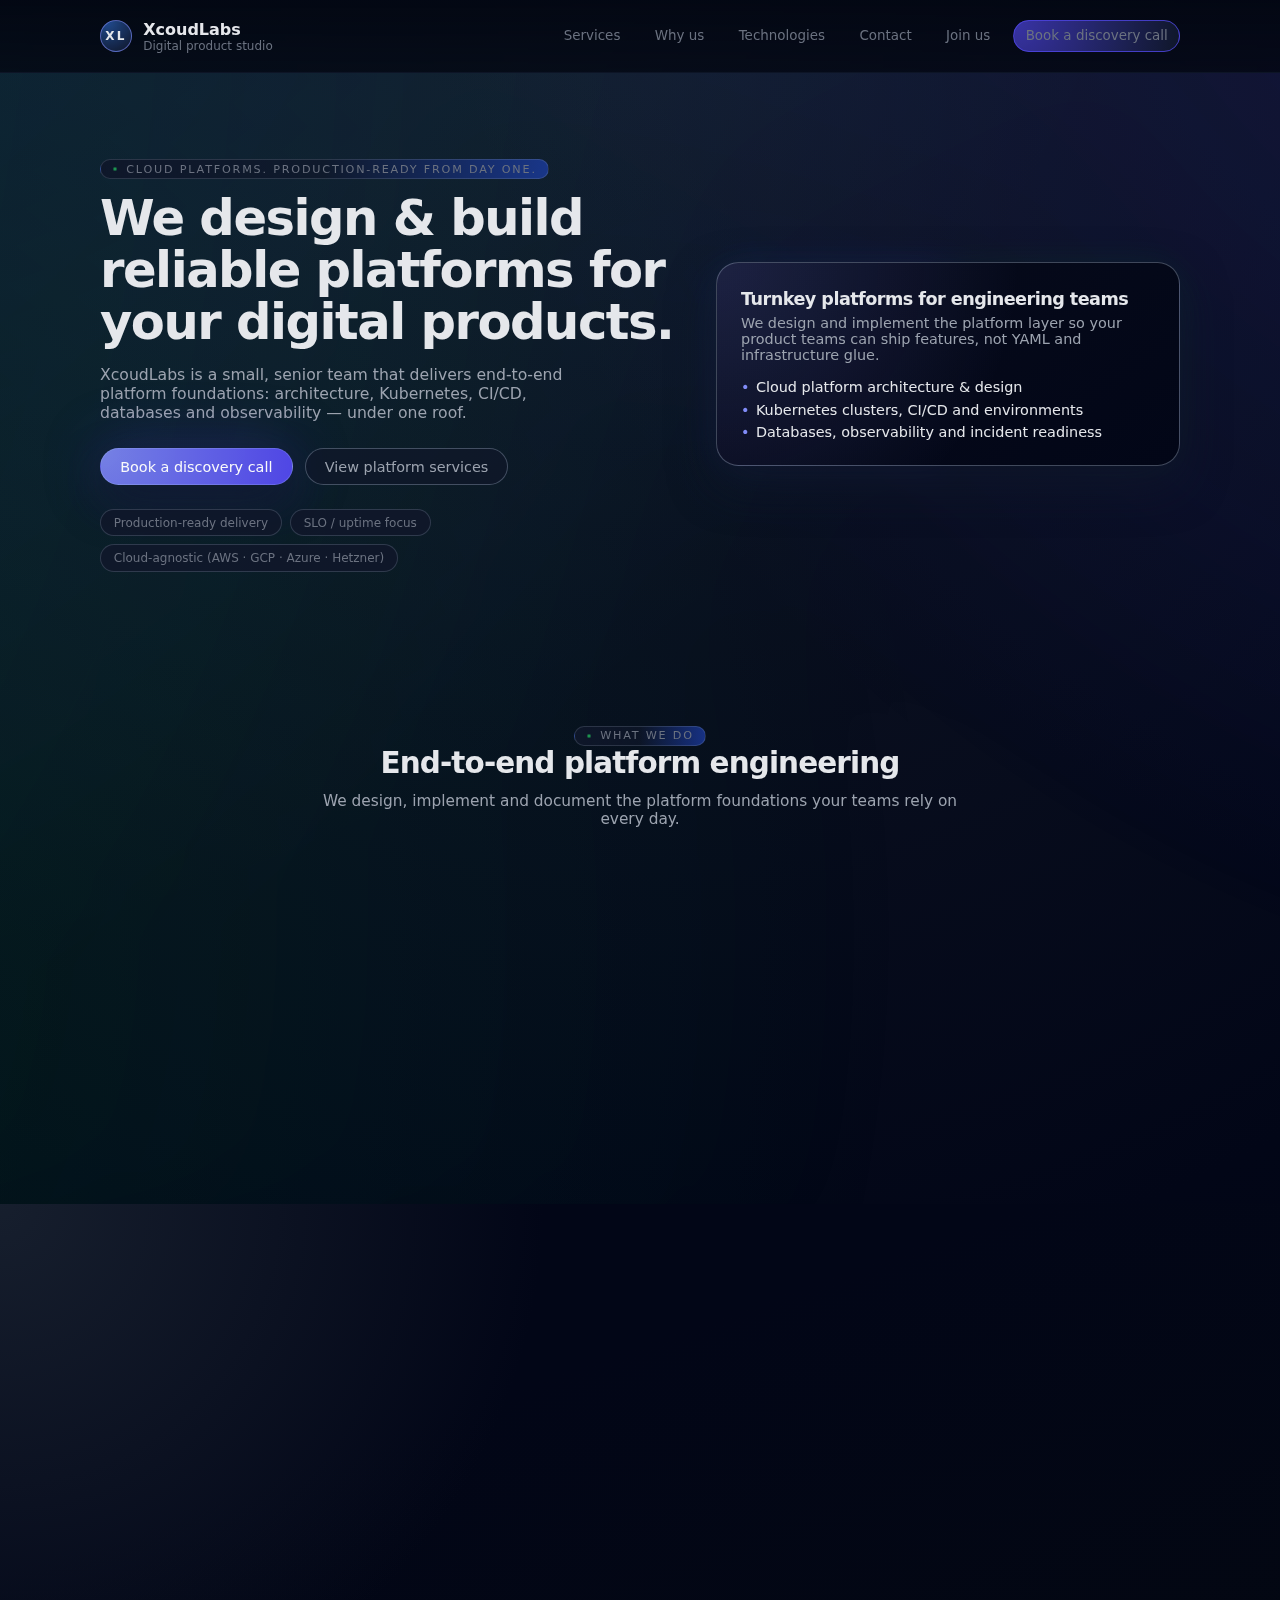
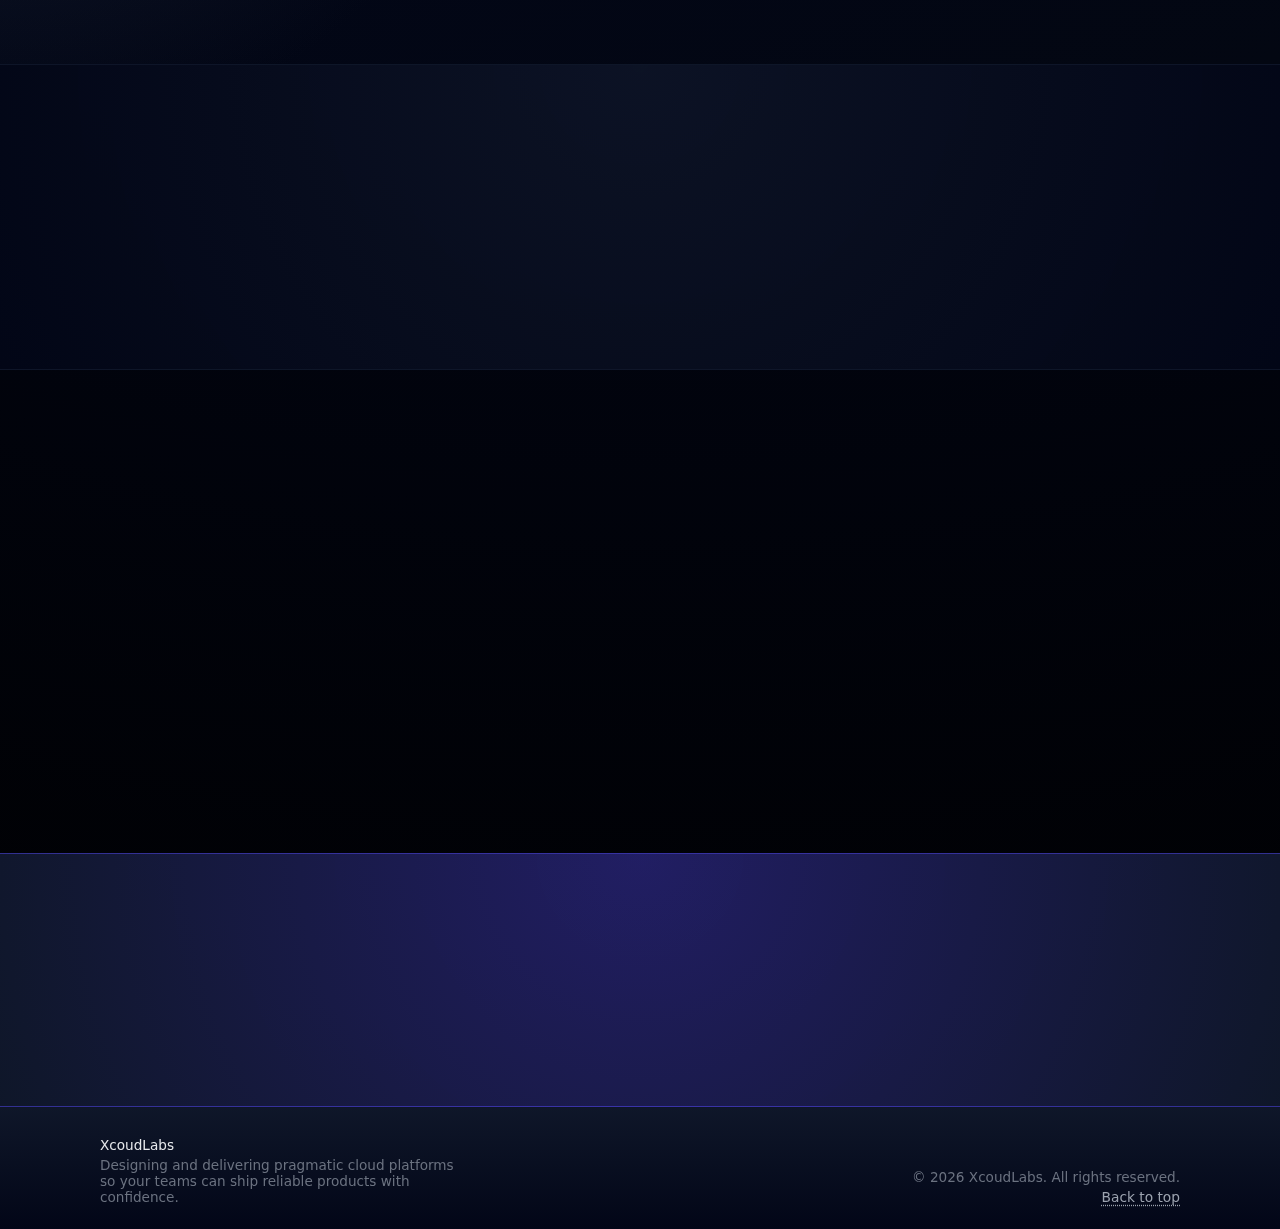
<file: index.html>
<!DOCTYPE html>
<html lang="en">
<head>
  <meta charset="UTF-8">
  <meta name="viewport" content="width=device-width, initial-scale=1.0">
  <title>XcoudLabs – Turnkey cloud platforms for digital products</title>
  <meta name="description" content="XcoudLabs designs and builds turnkey cloud platforms – architecture, Kubernetes, CI/CD and observability – so your teams can ship reliable digital products with confidence.">
  <link rel="stylesheet" href="styles.css">
</head>
<body data-page="home">
  <header class="site-header">
    <div class="container header-inner">
      <a href="index.html" class="brand">
        <span class="brand-mark">XL</span>
        <span class="brand-text">
          <span class="brand-name">XcoudLabs</span>
          <span class="brand-tagline">Digital product studio</span>
        </span>
      </a>

      <button class="nav-toggle" aria-label="Toggle navigation" aria-expanded="false">
        <span class="nav-toggle-bar"></span>
        <span class="nav-toggle-bar"></span>
      </button>

      <nav class="nav" aria-label="Main navigation">
        <ul class="nav-list">
          <li><a href="pages/services.html" class="nav-link" data-page="services">Services</a></li>
          <li><a href="pages/about.html" class="nav-link" data-page="about">Why us</a></li>
          <li><a href="pages/about.html#technologies" class="nav-link" data-page="about">Technologies</a></li>
          <li><a href="pages/contact.html" class="nav-link" data-page="contact">Contact</a></li>
          <li><a href="pages/join.html" class="nav-link" data-page="join">Join us</a></li>
          <li><a href="pages/contact.html" class="nav-cta">Book a discovery call</a></li>
        </ul>
      </nav>
    </div>
  </header>

  <main>
    <!-- HERO -->
    <section id="hero" class="section hero" aria-labelledby="hero-title">
      <div class="container hero-layout">
        <div class="hero-copy">
          <p class="eyebrow reveal">Cloud platforms. Production‑ready from day one.</p>
          <h1 id="hero-title" class="hero-title reveal">
            We design & build reliable platforms for your digital products.
          </h1>
          <p class="hero-subtitle reveal">
            XcoudLabs is a small, senior team that delivers end‑to‑end platform foundations:
            architecture, Kubernetes, CI/CD, databases and observability — under one roof.
          </p>
          <div class="hero-actions reveal">
            <a href="pages/contact.html" class="btn btn-primary">
              Book a discovery call
              <span class="btn-glow"></span>
            </a>
            <a href="pages/services.html" class="btn btn-ghost">
              View platform services
            </a>
          </div>
          <div class="hero-meta reveal">
            <span class="pill">Production‑ready delivery</span>
            <span class="pill">SLO / uptime focus</span>
            <span class="pill">Cloud‑agnostic (AWS · GCP · Azure · Hetzner)</span>
          </div>
        </div>

        <aside class="hero-panel reveal" aria-label="Highlights">
          <div class="hero-card">
            <h2>Turnkey platforms for engineering teams</h2>
            <p>
              We design and implement the platform layer so your product teams can ship features,
              not YAML and infrastructure glue.
            </p>
            <ul class="hero-list">
              <li>Cloud platform architecture & design</li>
              <li>Kubernetes clusters, CI/CD and environments</li>
              <li>Databases, observability and incident readiness</li>
            </ul>
          </div>
        </aside>
      </div>
    </section>

    <!-- WHAT WE DO (compact) -->
    <section id="what-we-do" class="section" aria-labelledby="services-title">
      <div class="container">
        <header class="section-header reveal">
          <p class="eyebrow">What we do</p>
          <h2 id="services-title">End‑to‑end platform engineering</h2>
          <p class="section-subtitle">
            We design, implement and document the platform foundations your teams rely on every day.
          </p>
        </header>

        <div class="grid grid-3 cards">
          <article class="card reveal">
            <h3>Platform architecture & system design</h3>
            <p>
              High‑level and low‑level designs for how services, data stores and infrastructure fit together.
            </p>
            <ul class="card-list">
              <li>Current‑state review & requirements</li>
              <li>Reference architectures & decision records</li>
              <li>Roadmaps aligned with your product plans</li>
            </ul>
          </article>

          <article class="card reveal">
            <h3>Cloud infrastructure as code</h3>
            <p>
              Provision and manage cloud resources as code across AWS, GCP, Azure or Hetzner.
            </p>
            <ul class="card-list">
              <li>VPCs, networking, security groups and storage</li>
              <li>Terraform or similar IaC tooling</li>
              <li>Environment‑aware configuration</li>
            </ul>
          </article>

          <article class="card reveal">
            <h3>Kubernetes, CI/CD & operations</h3>
            <p>
              Practical Kubernetes and delivery pipelines that make releases boring and predictable.
            </p>
            <ul class="card-list">
              <li>EKS / GKE / AKS or on‑prem clusters</li>
              <li>CI/CD pipelines, environments and rollouts</li>
              <li>Logging, metrics, tracing and alerting hooks</li>
            </ul>
          </article>
        </div>
        <div class="section-link-row reveal">
          <a href="pages/services.html" class="inline-link">See detailed services & deliverables</a>
        </div>
      </div>
    </section>

    <!-- PROCESS (compact) -->
    <section id="process" class="section section-alt" aria-labelledby="process-title">
      <div class="container">
        <header class="section-header reveal">
          <p class="eyebrow">Process</p>
          <h2 id="process-title">Platform projects without drama</h2>
          <p class="section-subtitle">
            A clear, technical process from first call to production‑ready platform and handover.
          </p>
        </header>

        <ol class="process-list">
          <li class="process-step reveal">
            <h3>1. Discovery & current‑state review</h3>
            <p>Understand your products, constraints, existing infrastructure and team workflows.</p>
          </li>
          <li class="process-step reveal">
            <h3>2. Architecture blueprint & roadmap</h3>
            <p>Produce a pragmatic target architecture, risks and a stepwise implementation plan.</p>
          </li>
          <li class="process-step reveal">
            <h3>3. Build & automation</h3>
            <p>Implement infrastructure as code, clusters, CI/CD pipelines and core data services.</p>
          </li>
          <li class="process-step reveal">
            <h3>4. Launch, handover & optional support</h3>
            <p>Roll out to production, document the platform and hand over to your teams with support options.</p>
          </li>
        </ol>
      </div>
    </section>

    <!-- STATS (compact) -->
    <section id="stats" class="section stats" aria-label="XcoudLabs in numbers">
      <div class="container stats-layout">
        <div class="stats-intro reveal">
          <p class="eyebrow">Platform outcomes</p>
          <h2>Reliable foundations for your product teams.</h2>
          <p>We focus on operability, not just green diagrams.</p>
        </div>
        <dl class="stats-grid">
          <div class="stat reveal">
            <dt>Production‑ready</dt>
            <dd>From first commit to a platform that can safely run real workloads.</dd>
          </div>
          <div class="stat reveal">
            <dt>SLO‑aware</dt>
            <dd>Designed around availability, latency and error‑budget trade‑offs.</dd>
          </div>
          <div class="stat reveal">
            <dt>Automated</dt>
            <dd>Repeatable deployments, environment parity and minimal manual steps.</dd>
          </div>
        </dl>
      </div>
    </section>

    <!-- FAQ PREVIEW -->
    <section id="faq" class="section" aria-labelledby="faq-title">
      <div class="container">
        <header class="section-header reveal">
          <p class="eyebrow">FAQ</p>
          <h2 id="faq-title">A few quick platform questions</h2>
          <p class="section-subtitle">
            Short answers to common questions about platform scope, clouds and collaboration.
          </p>
        </header>

        <div class="faq-list" role="list">
          <article class="faq-item reveal">
            <h3>
              <button type="button"
                      class="faq-trigger"
                      aria-expanded="false"
                      aria-controls="faq-1">
                Which clouds do you work with?
                <span class="faq-icon" aria-hidden="true"></span>
              </button>
            </h3>
            <div id="faq-1" class="faq-panel" role="region" aria-hidden="true">
              <p>
                We primarily work with AWS, GCP, Azure and Hetzner. If you are on something else,
                we can usually adapt as long as it supports the basics we need.
              </p>
            </div>
          </article>

          <article class="faq-item reveal">
            <h3>
              <button type="button"
                      class="faq-trigger"
                      aria-expanded="false"
                      aria-controls="faq-2">
                Do you work with existing infrastructure?
                <span class="faq-icon" aria-hidden="true"></span>
              </button>
            </h3>
            <div id="faq-2" class="faq-panel" role="region" aria-hidden="true">
              <p>
                Yes. A lot of our work starts from an existing setup that needs structure, safety
                and automation rather than a full rewrite.
              </p>
            </div>
          </article>

          <article class="faq-item reveal">
            <h3>
              <button type="button"
                      class="faq-trigger"
                      aria-expanded="false"
                      aria-controls="faq-3">
                Do you provide ongoing support?
                <span class="faq-icon" aria-hidden="true"></span>
              </button>
            </h3>
            <div id="faq-3" class="faq-panel" role="region" aria-hidden="true">
              <p>
                We can stay on for a period after launch to help with incident readiness, onboarding
                internal teams and follow‑up improvements.
            </div>
          </article>
          <div class="section-link-row reveal">
            <a href="pages/services.html#faq-full" class="inline-link">See full FAQ</a>
          </div>
        </div>
      </div>
    </section>

    <!-- CALL TO ACTION -->
    <section id="cta" class="section cta" aria-labelledby="cta-title">
      <div class="container cta-layout reveal">
        <div>
          <h2 id="cta-title">Need a stronger platform foundation?</h2>
          <p>
            Tell us about your product, current stack and constraints. We’ll respond with a clear view
            of what a pragmatic platform project could look like.
          </p>
        </div>
        <div class="cta-actions">
          <a href="pages/contact.html" class="btn btn-primary">
            Book a discovery call
            <span class="btn-glow"></span>
          </a>
          <button type="button" class="btn btn-ghost" id="cta-email-btn">
            Copy email
          </button>
        </div>
      </div>
    </section>

  </main>

  <footer class="site-footer">
    <div class="container footer-inner">
      <div class="footer-main">
        <p class="footer-brand">XcoudLabs</p>
        <p class="footer-text">
          Designing and delivering pragmatic cloud platforms so your teams can ship reliable products with confidence.
        </p>
      </div>
      <div class="footer-meta">
        <p>&copy; <span id="year"></span> XcoudLabs. All rights reserved.</p>
        <p class="footer-links">
          <a href="#hero">Back to top</a>
        </p>
      </div>
    </div>
  </footer>

  <script src="script.js"></script>
</body>
</html>
</file>
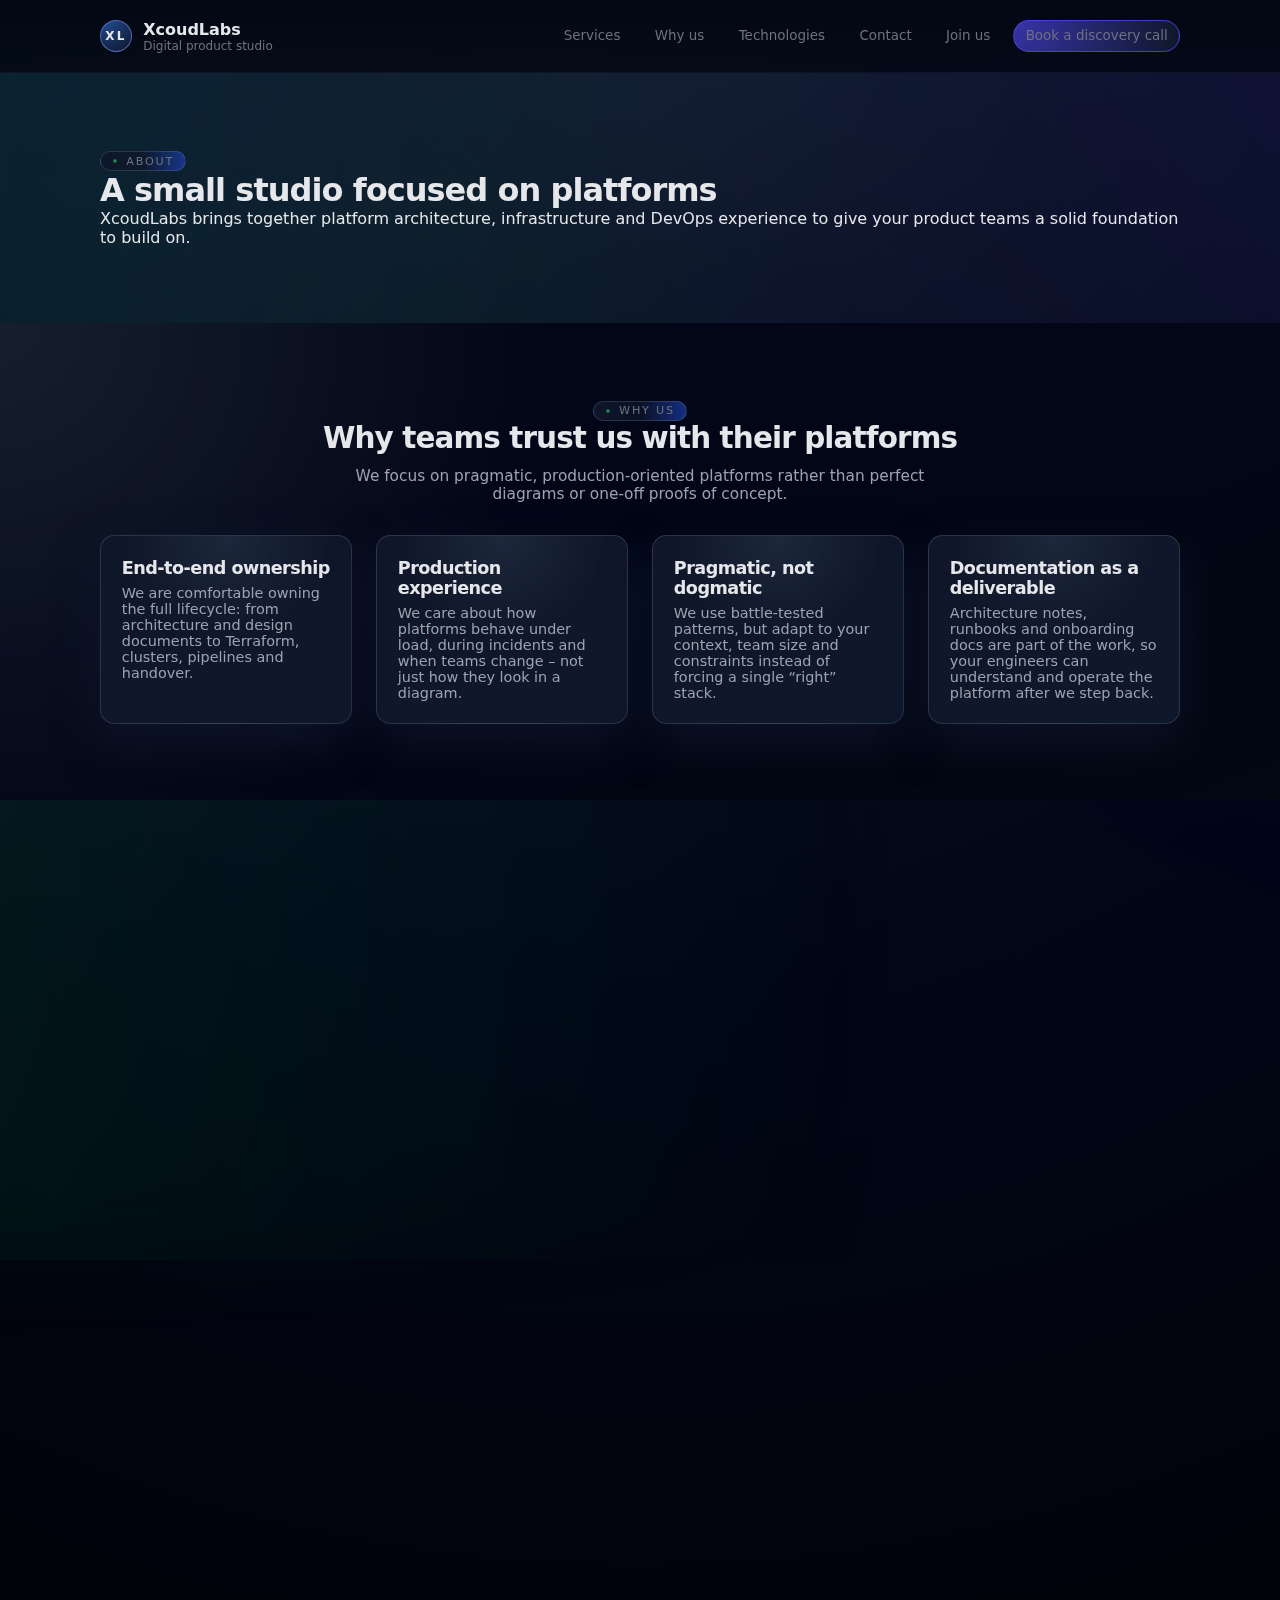
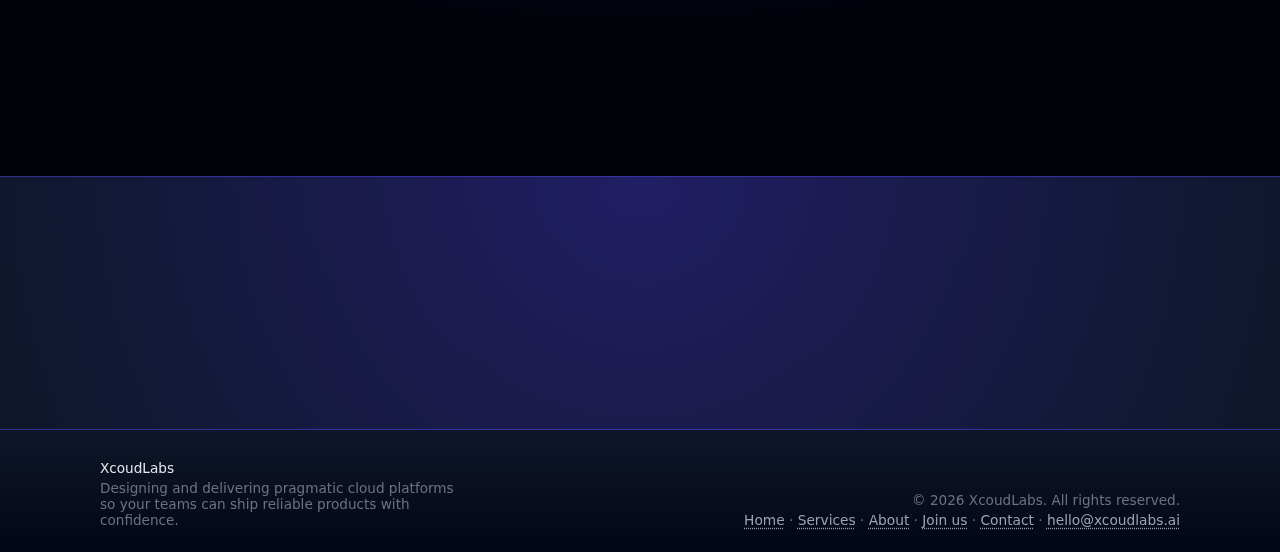
<file: pages/about.html>
<!DOCTYPE html>
<html lang="en">
<head>
  <meta charset="UTF-8">
  <meta name="viewport" content="width=device-width, initial-scale=1.0">
  <title>About – XcoudLabs platform engineering studio</title>
  <meta name="description" content="XcoudLabs is a small platform engineering studio helping teams design and build cloud platforms – architecture, Kubernetes, CI/CD and observability – for their digital products.">
  <link rel="stylesheet" href="../styles.css">
</head>
<body data-page="about">
  <header class="site-header">
    <div class="container header-inner">
      <a href="../index.html" class="brand">
        <span class="brand-mark">XL</span>
        <span class="brand-text">
          <span class="brand-name">XcoudLabs</span>
          <span class="brand-tagline">Digital product studio</span>
        </span>
      </a>

      <button class="nav-toggle" aria-label="Toggle navigation" aria-expanded="false">
        <span class="nav-toggle-bar"></span>
        <span class="nav-toggle-bar"></span>
      </button>

      <nav class="nav" aria-label="Main navigation">
        <ul class="nav-list">
          <li><a href="services.html" class="nav-link" data-page="services">Services</a></li>
          <li><a href="about.html" class="nav-link" data-page="about">Why us</a></li>
          <li><a href="#technologies" class="nav-link" data-page="about">Technologies</a></li>
          <li><a href="contact.html" class="nav-link" data-page="contact">Contact</a></li>
          <li><a href="join.html" class="nav-link" data-page="join">Join us</a></li>
          <li><a href="contact.html" class="nav-cta">Book a discovery call</a></li>
        </ul>
      </nav>
    </div>
  </header>

  <main>
    <section class="section page-hero" aria-labelledby="about-title">
      <div class="container">
        <p class="eyebrow reveal">About</p>
        <h1 id="about-title" class="page-title reveal">A small studio focused on platforms</h1>
        <p class="page-intro reveal">
          XcoudLabs brings together platform architecture, infrastructure and DevOps experience to give
          your product teams a solid foundation to build on.
        </p>
      </div>
    </section>

    <!-- WHY US -->
    <section class="section section-alt" aria-labelledby="why-us-title">
      <div class="container">
        <header class="section-header reveal">
          <p class="eyebrow">Why us</p>
          <h2 id="why-us-title">Why teams trust us with their platforms</h2>
          <p class="section-subtitle">
            We focus on pragmatic, production‑oriented platforms rather than perfect diagrams or one‑off proofs of concept.
          </p>
        </header>

        <div class="grid grid-4 cards">
          <article class="card reveal">
            <h3>End‑to‑end ownership</h3>
            <p>
              We are comfortable owning the full lifecycle: from architecture and design documents to Terraform,
              clusters, pipelines and handover.
            </p>
          </article>

          <article class="card reveal">
            <h3>Production experience</h3>
            <p>
              We care about how platforms behave under load, during incidents and when teams change –
              not just how they look in a diagram.
            </p>
          </article>

          <article class="card reveal">
            <h3>Pragmatic, not dogmatic</h3>
            <p>
              We use battle‑tested patterns, but adapt to your context, team size and constraints instead of forcing a single “right” stack.
            </p>
          </article>

          <article class="card reveal">
            <h3>Documentation as a deliverable</h3>
            <p>
              Architecture notes, runbooks and onboarding docs are part of the work, so your engineers
              can understand and operate the platform after we step back.
            </p>
          </article>
        </div>
      </div>
    </section>

    <!-- TECHNOLOGIES -->
    <section id="technologies" class="section" aria-labelledby="tech-title">
      <div class="container">
        <header class="section-header reveal">
          <p class="eyebrow">Technologies</p>
          <h2 id="tech-title">Platform stack we’re comfortable with</h2>
          <p class="section-subtitle">
            We work with a focused set of tools across clouds, Kubernetes, CI/CD, data and observability.
          </p>
        </header>

        <div class="tech-grid">
          <div class="tech-item reveal">
            <span class="tech-icon">&lt;/&gt;</span>
            <div>
              <h3>Cloud platforms</h3>
              <p>AWS, GCP, Azure and Hetzner as foundations for application workloads.</p>
            </div>
          </div>
          <div class="tech-item reveal">
            <span class="tech-icon">K8s</span>
            <div>
              <h3>Kubernetes & containers</h3>
              <p>EKS, GKE, AKS and on‑prem clusters, plus the ecosystem around them.</p>
            </div>
          </div>
          <div class="tech-item reveal">
            <span class="tech-icon">IaC</span>
            <div>
              <h3>Infrastructure as code</h3>
              <p>Terraform‑first approach to networking, compute, storage and configuration.</p>
            </div>
          </div>
          <div class="tech-item reveal">
            <span class="tech-icon">CI</span>
            <div>
              <h3>CI/CD pipelines</h3>
              <p>Build, test and deployment pipelines wired into your repositories and environments.</p>
            </div>
          </div>
          <div class="tech-item reveal">
            <span class="tech-icon">DB</span>
            <div>
              <h3>Data stores</h3>
              <p>Relational and NoSQL databases, queues and streams designed for reliability.</p>
            </div>
          </div>
          <div class="tech-item reveal">
            <span class="tech-icon">👁</span>
            <div>
              <h3>Observability</h3>
              <p>Metrics, logs and traces that support realistic SLOs and on‑call rotations.</p>
            </div>
          </div>
        </div>
      </div>
    </section>

    <!-- TEAM / COMPANY INTRO -->
    <section class="section" aria-labelledby="team-title">
      <div class="container">
        <header class="section-header reveal">
          <p class="eyebrow">Studio</p>
          <h2 id="team-title">A small remote‑first platform team</h2>
          <p class="section-subtitle">
            We’ve worked as engineers and leads inside product companies, and we bring that perspective into every engagement.
          </p>
        </header>

        <div class="about-layout">
          <div class="about-block reveal">
            <h3>How we work</h3>
            <p>
              We typically embed next to your engineering leadership, share progress asynchronously and keep
              design and implementation decisions documented and reviewable.
            </p>
          </div>
          <div class="about-block reveal">
            <h3>Where we’re based</h3>
            <p>
              We’re based in Europe and used to working across time zones with distributed teams.
              Most collaboration happens over your existing tools.
            </p>
          </div>
          <div class="about-block reveal">
            <h3>Who we work with</h3>
            <p>
              We partner with B2B product companies, SaaS teams and engineering‑led organisations that
              want a solid platform foundation without growing a large internal platform group on day one.
            </p>
          </div>
        </div>
      </div>
    </section>

    <!-- CTA -->
    <section class="section cta" aria-labelledby="cta-about">
      <div class="container cta-layout reveal">
        <div>
          <h2 id="cta-about">Wondering if you need a platform project?</h2>
          <p>
            Share your current stack, pain points and what you need your platform to support.
            We’ll give you a straightforward view of whether and how we can help.
          </p>
        </div>
        <div class="cta-actions">
          <a href="contact.html" class="btn btn-primary">
            Talk to the studio
            <span class="btn-glow"></span>
          </a>
          <a href="services.html" class="btn btn-ghost">View services</a>
        </div>
      </div>
    </section>
  </main>

  <footer class="site-footer">
    <div class="container footer-inner">
      <div class="footer-main">
        <p class="footer-brand">XcoudLabs</p>
        <p class="footer-text">
          Designing and delivering pragmatic cloud platforms so your teams can ship reliable products with confidence.
        </p>
      </div>
      <div class="footer-meta">
        <p>&copy; <span id="year"></span> XcoudLabs. All rights reserved.</p>
        <p class="footer-links">
          <a href="../index.html">Home</a> ·
          <a href="services.html">Services</a> ·
          <a href="about.html">About</a> ·
          <a href="join.html">Join us</a> ·
          <a href="contact.html">Contact</a> ·
          <a href="mailto:hello@xcoudlabs.ai">hello@xcoudlabs.ai</a>
        </p>
      </div>
    </div>
  </footer>

  <script src="../script.js"></script>
</body>
</html>
</file>
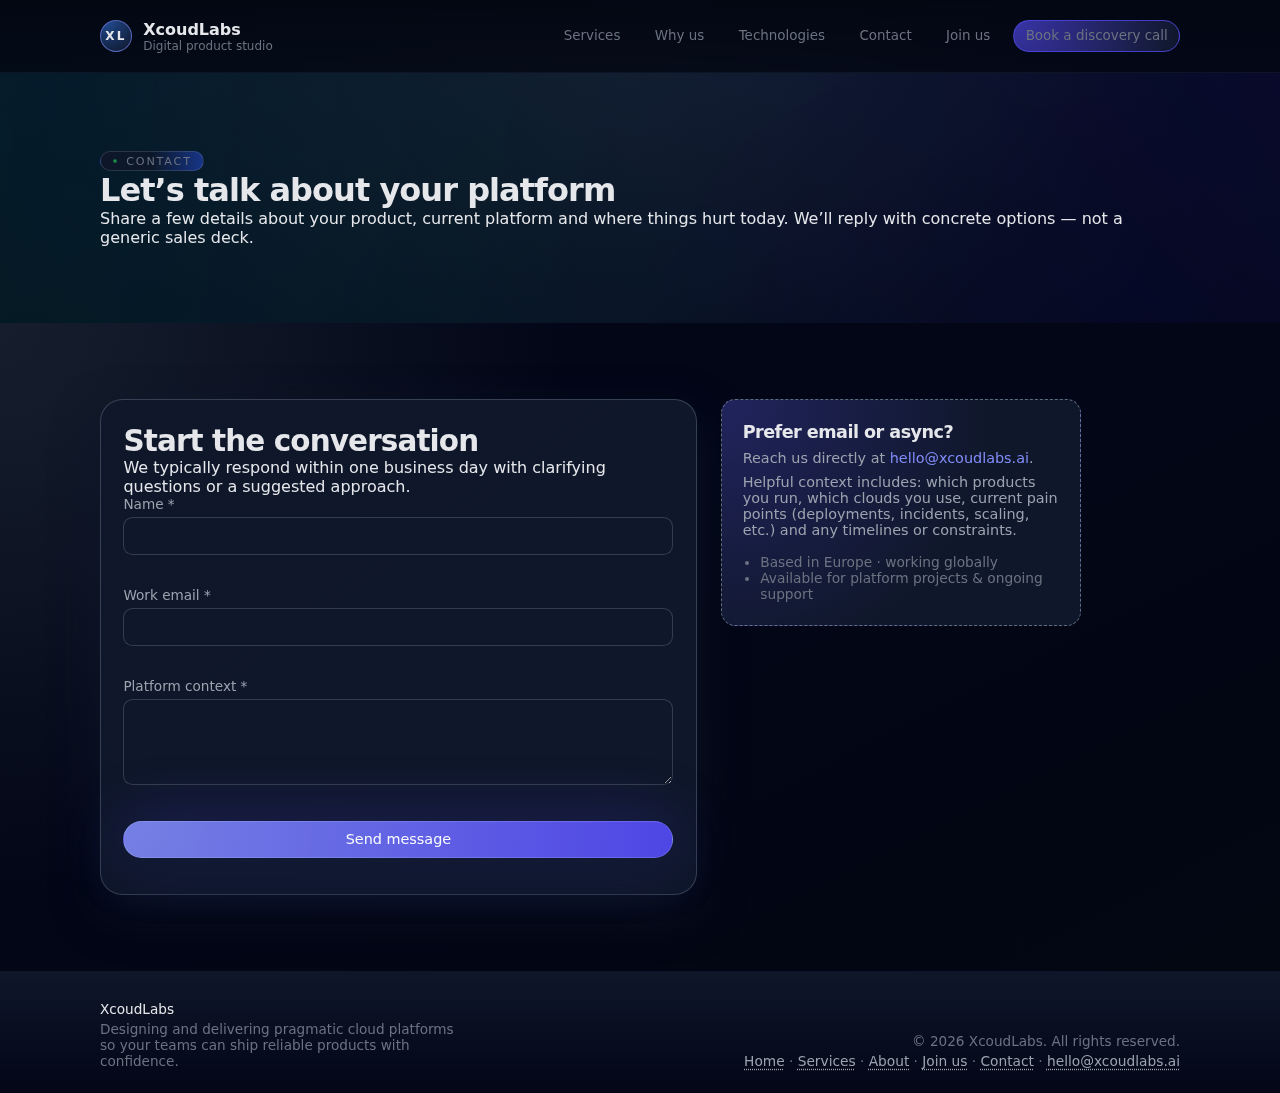
<file: pages/contact.html>
<!DOCTYPE html>
<html lang="en">
<head>
  <meta charset="UTF-8">
  <meta name="viewport" content="width=device-width, initial-scale=1.0">
  <title>Contact – XcoudLabs platform projects</title>
  <meta name="description" content="Contact XcoudLabs to discuss platform architecture, Kubernetes, CI/CD and cloud infrastructure for your digital products. We typically respond within one business day.">
  <link rel="stylesheet" href="../styles.css">
</head>
<body data-page="contact">
  <header class="site-header">
    <div class="container header-inner">
      <a href="../index.html" class="brand">
        <span class="brand-mark">XL</span>
        <span class="brand-text">
          <span class="brand-name">XcoudLabs</span>
          <span class="brand-tagline">Digital product studio</span>
        </span>
      </a>

      <button class="nav-toggle" aria-label="Toggle navigation" aria-expanded="false">
        <span class="nav-toggle-bar"></span>
        <span class="nav-toggle-bar"></span>
      </button>

      <nav class="nav" aria-label="Main navigation">
        <ul class="nav-list">
          <li><a href="services.html" class="nav-link" data-page="services">Services</a></li>
          <li><a href="about.html" class="nav-link" data-page="about">Why us</a></li>
          <li><a href="about.html#technologies" class="nav-link" data-page="about">Technologies</a></li>
          <li><a href="contact.html" class="nav-link" data-page="contact">Contact</a></li>
          <li><a href="join.html" class="nav-link" data-page="join">Join us</a></li>
          <li><a href="contact.html" class="nav-cta">Book a discovery call</a></li>
        </ul>
      </nav>
    </div>
  </header>

  <main>
    <section class="section page-hero" aria-labelledby="contact-title">
      <div class="container">
        <p class="eyebrow reveal">Contact</p>
        <h1 id="contact-title" class="page-title reveal">Let’s talk about your platform</h1>
        <p class="page-intro reveal">
          Share a few details about your product, current platform and where things hurt today.
          We’ll reply with concrete options — not a generic sales deck.
        </p>
      </div>
    </section>

    <section class="section section-alt contact" aria-label="Contact form">
      <div class="container contact-layout">
        <div class="contact-columns">
          <form id="contact-form" class="contact-form reveal" novalidate>
            <header class="form-header">
              <h2>Start the conversation</h2>
              <p>We typically respond within one business day with clarifying questions or a suggested approach.</p>
            </header>

            <div class="field">
              <label for="contact-name">Name<span aria-hidden="true"> *</span></label>
              <input id="contact-name" name="name" type="text" autocomplete="name" required>
              <p class="field-error" aria-live="polite"></p>
            </div>

            <div class="field">
              <label for="contact-email">Work email<span aria-hidden="true"> *</span></label>
              <input id="contact-email" name="email" type="email" autocomplete="email" required>
              <p class="field-error" aria-live="polite"></p>
            </div>

            <div class="field">
              <label for="contact-message">Platform context<span aria-hidden="true"> *</span></label>
              <textarea id="contact-message" name="message" rows="4" required></textarea>
              <p class="field-error" aria-live="polite"></p>
            </div>

            <button type="submit" class="btn btn-primary btn-full">
              Send message
              <span class="btn-glow"></span>
            </button>
            <p class="form-status" aria-live="polite"></p>
          </form>

          <aside class="contact-aside reveal" aria-label="Contact information">
            <div class="contact-card">
              <h3>Prefer email or async?</h3>
              <p>
                Reach us directly at
                <a href="mailto:hello@xcoudlabs.ai">hello@xcoudlabs.ai</a>.
              </p>
              <p class="contact-note">
                Helpful context includes: which products you run, which clouds you use, current pain points
                (deployments, incidents, scaling, etc.) and any timelines or constraints.
              </p>
              <ul class="contact-list">
                <li>Based in Europe · working globally</li>
                <li>Available for platform projects & ongoing support</li>
              </ul>
            </div>
          </aside>
        </div>
      </div>
    </section>
  </main>

  <footer class="site-footer">
    <div class="container footer-inner">
      <div class="footer-main">
        <p class="footer-brand">XcoudLabs</p>
        <p class="footer-text">
          Designing and delivering pragmatic cloud platforms so your teams can ship reliable products with confidence.
        </p>
      </div>
      <div class="footer-meta">
        <p>&copy; <span id="year"></span> XcoudLabs. All rights reserved.</p>
        <p class="footer-links">
          <a href="../index.html">Home</a> ·
          <a href="services.html">Services</a> ·
          <a href="about.html">About</a> ·
          <a href="join.html">Join us</a> ·
          <a href="contact.html">Contact</a> ·
          <a href="mailto:hello@xcoudlabs.ai">hello@xcoudlabs.ai</a>
        </p>
      </div>
    </div>
  </footer>

  <script src="../script.js"></script>
</body>
</html>
</file>
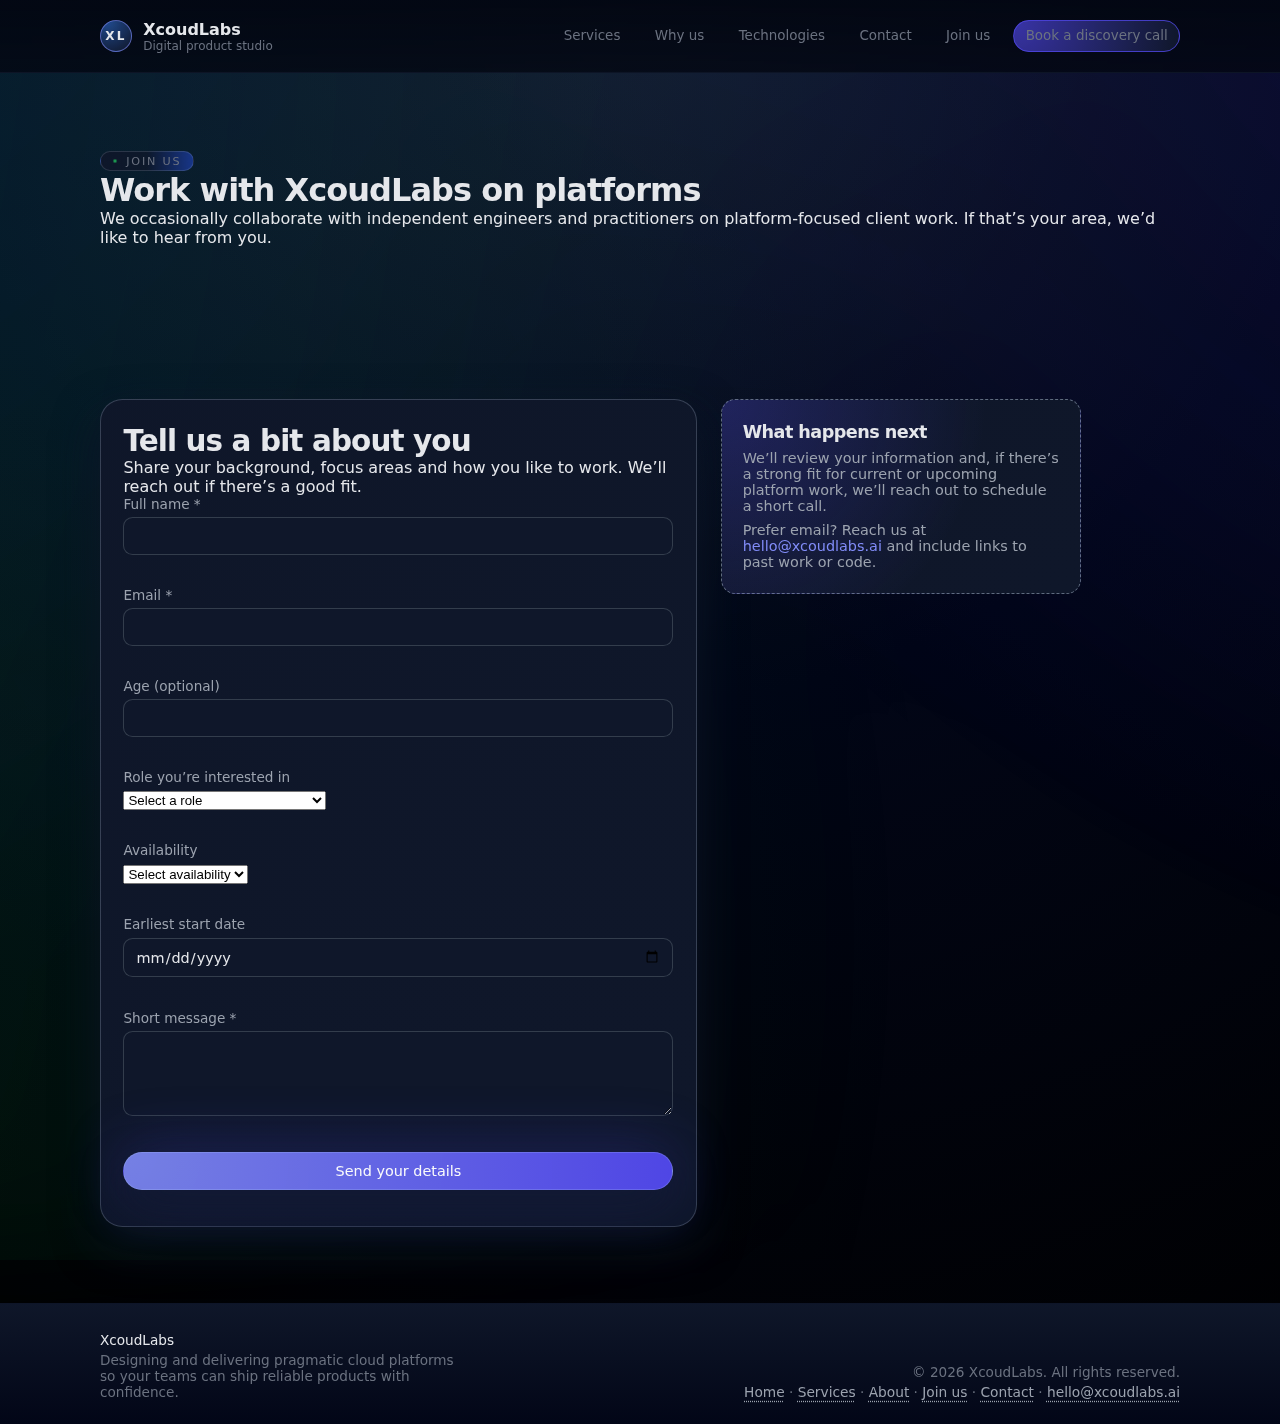
<file: pages/join.html>
<!DOCTYPE html>
<html lang="en">
<head>
  <meta charset="UTF-8">
  <meta name="viewport" content="width=device-width, initial-scale=1.0">
  <title>Join us – XcoudLabs platform collaborators</title>
  <meta name="description" content="Join XcoudLabs as a collaborator on platform engineering work – architecture, infrastructure, DevOps and reliability for digital products.">
  <link rel="stylesheet" href="../styles.css">
</head>
<body data-page="join">
  <header class="site-header">
    <div class="container header-inner">
      <a href="../index.html" class="brand">
        <span class="brand-mark">XL</span>
        <span class="brand-text">
          <span class="brand-name">XcoudLabs</span>
          <span class="brand-tagline">Digital product studio</span>
        </span>
      </a>

      <button class="nav-toggle" aria-label="Toggle navigation" aria-expanded="false">
        <span class="nav-toggle-bar"></span>
        <span class="nav-toggle-bar"></span>
      </button>

      <nav class="nav" aria-label="Main navigation">
        <ul class="nav-list">
          <li><a href="services.html" class="nav-link" data-page="services">Services</a></li>
          <li><a href="about.html" class="nav-link" data-page="about">Why us</a></li>
          <li><a href="about.html#technologies" class="nav-link" data-page="about">Technologies</a></li>
          <li><a href="contact.html" class="nav-link" data-page="contact">Contact</a></li>
          <li><a href="join.html" class="nav-link" data-page="join">Join us</a></li>
          <li><a href="contact.html" class="nav-cta">Book a discovery call</a></li>
        </ul>
      </nav>
    </div>
  </header>

  <main>
    <section class="section page-hero" aria-labelledby="join-title">
      <div class="container">
        <p class="eyebrow reveal">Join us</p>
        <h1 id="join-title" class="page-title reveal">Work with XcoudLabs on platforms</h1>
        <p class="page-intro reveal">
          We occasionally collaborate with independent engineers and practitioners on platform‑focused client work.
          If that’s your area, we’d like to hear from you.
        </p>
      </div>
    </section>

    <section class="section contact" aria-labelledby="join-form-title">
      <div class="container contact-layout">
        <div class="contact-columns">
          <form id="join-form" class="contact-form reveal" novalidate>
            <header class="form-header">
              <h2 id="join-form-title">Tell us a bit about you</h2>
              <p>Share your background, focus areas and how you like to work. We’ll reach out if there’s a good fit.</p>
            </header>

            <div class="field">
              <label for="join-full-name">Full name<span aria-hidden="true"> *</span></label>
              <input id="join-full-name" name="fullName" type="text" autocomplete="name" required>
              <p class="field-error" aria-live="polite"></p>
            </div>

            <div class="field">
              <label for="join-email">Email<span aria-hidden="true"> *</span></label>
              <input id="join-email" name="email" type="email" autocomplete="email" required>
              <p class="field-error" aria-live="polite"></p>
            </div>

            <div class="field">
              <label for="join-age">Age (optional)</label>
              <input id="join-age" name="age" type="number" min="0" inputmode="numeric">
              <p class="field-error" aria-live="polite"></p>
            </div>

            <div class="field">
              <label for="join-role">Role you’re interested in</label>
              <select id="join-role" name="role">
                <option value="">Select a role</option>
                <option value="designer">Designer (platform‑adjacent)</option>
                <option value="frontend">Frontend with platform interest</option>
                <option value="backend">Backend / platform engineer</option>
                <option value="pm">Technical / platform‑aware PM</option>
                <option value="other">Other</option>
              </select>
              <p class="field-error" aria-live="polite"></p>
            </div>

            <div class="field">
              <label for="join-availability">Availability</label>
              <select id="join-availability" name="availability">
                <option value="">Select availability</option>
                <option value="full-time">Full‑time</option>
                <option value="part-time">Part‑time</option>
                <option value="contract">Contract</option>
              </select>
              <p class="field-error" aria-live="polite"></p>
            </div>

            <div class="field">
              <label for="join-start-date">Earliest start date</label>
              <input id="join-start-date" name="startDate" type="date">
              <p class="field-error" aria-live="polite"></p>
            </div>

            <div class="field">
              <label for="join-message">Short message<span aria-hidden="true"> *</span></label>
              <textarea id="join-message" name="message" rows="4" required></textarea>
              <p class="field-error" aria-live="polite"></p>
            </div>

            <button type="submit" class="btn btn-primary btn-full">
              Send your details
              <span class="btn-glow"></span>
            </button>
            <p class="form-status" aria-live="polite"></p>
          </form>

          <aside class="contact-aside reveal" aria-label="What to expect">
            <div class="contact-card">
              <h3>What happens next</h3>
              <p>
                We’ll review your information and, if there’s a strong fit for current or upcoming platform work,
                we’ll reach out to schedule a short call.
              </p>
              <p class="contact-note">
                Prefer email? Reach us at
                <a href="mailto:hello@xcoudlabs.ai">hello@xcoudlabs.ai</a> and include links to past work or code.
              </p>
            </div>
          </aside>
        </div>
      </div>
    </section>
  </main>

  <footer class="site-footer">
    <div class="container footer-inner">
      <div class="footer-main">
        <p class="footer-brand">XcoudLabs</p>
        <p class="footer-text">
          Designing and delivering pragmatic cloud platforms so your teams can ship reliable products with confidence.
        </p>
      </div>
      <div class="footer-meta">
        <p>&copy; <span id="year"></span> XcoudLabs. All rights reserved.</p>
        <p class="footer-links">
          <a href="../index.html">Home</a> ·
          <a href="services.html">Services</a> ·
          <a href="about.html">About</a> ·
          <a href="join.html">Join us</a> ·
          <a href="contact.html">Contact</a> ·
          <a href="mailto:hello@xcoudlabs.ai">hello@xcoudlabs.ai</a>
        </p>
      </div>
    </div>
  </footer>

  <script src="../script.js"></script>
</body>
</html>
</file>
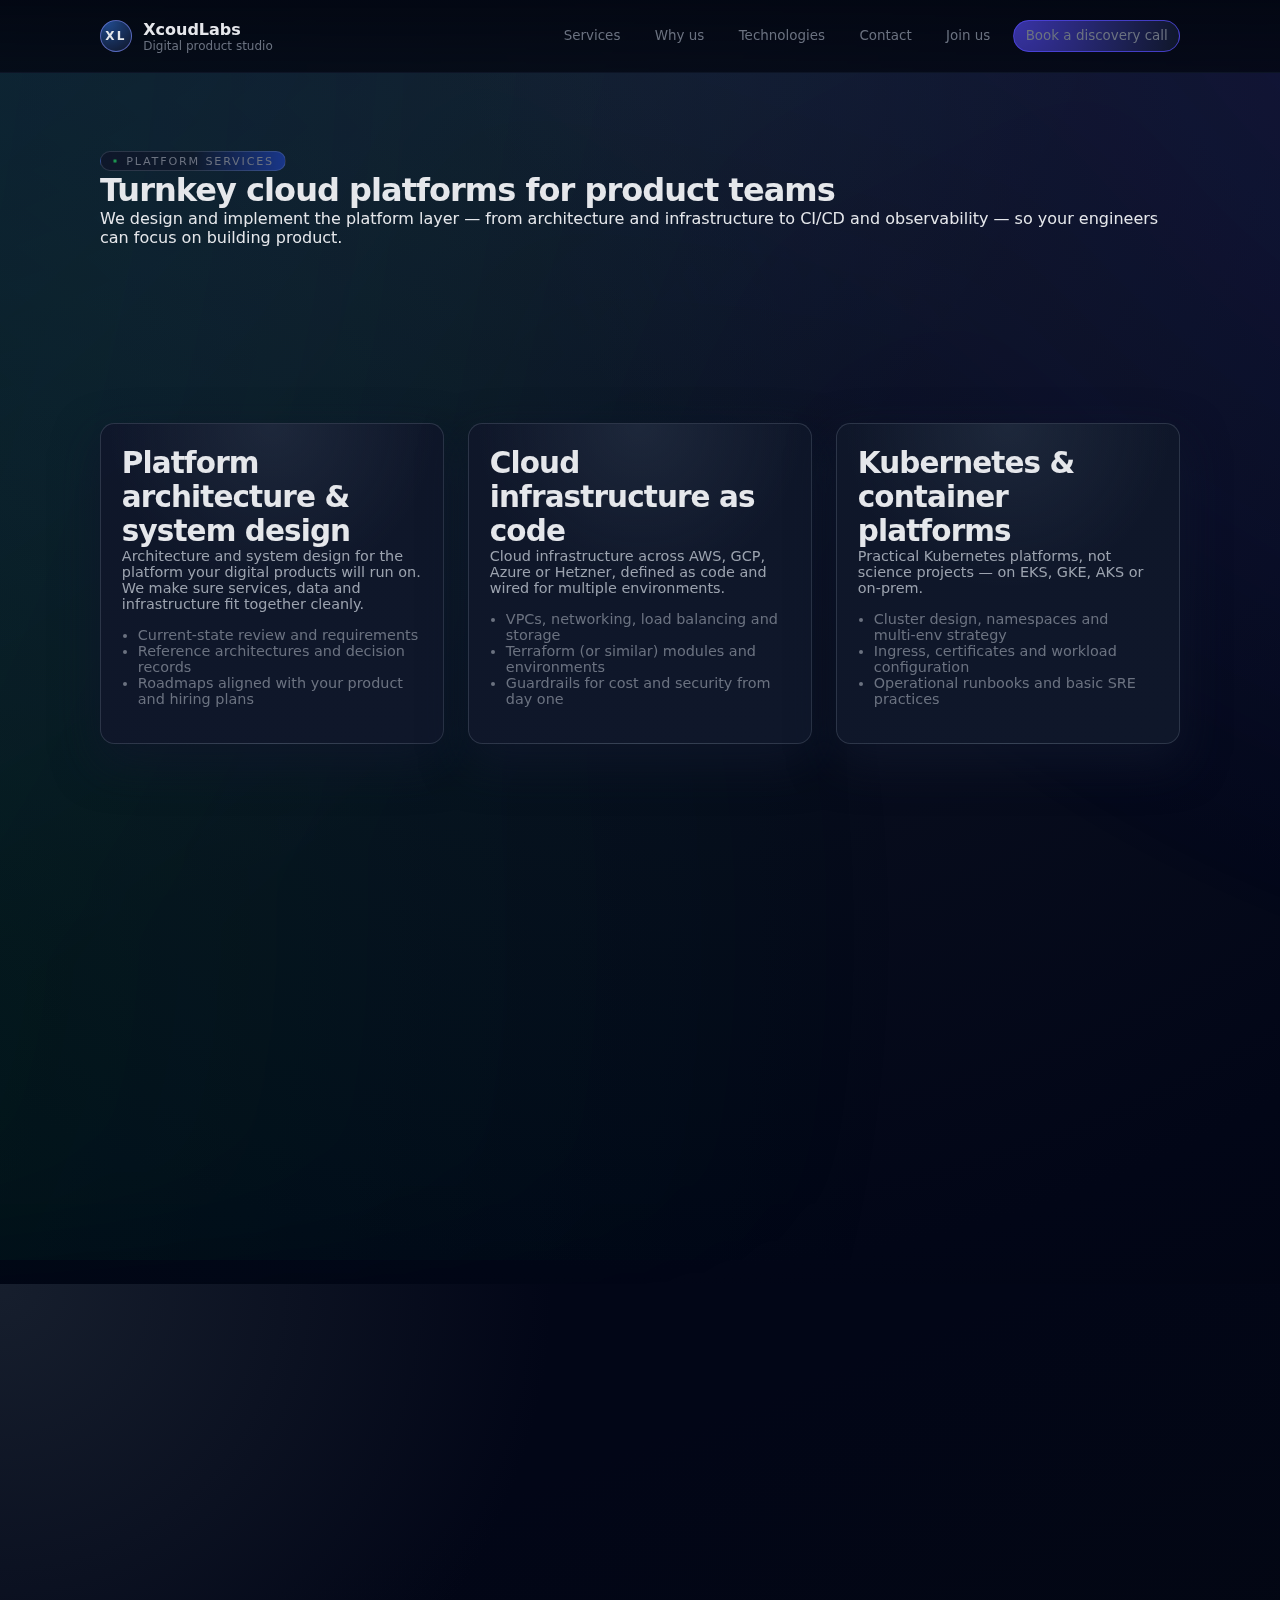
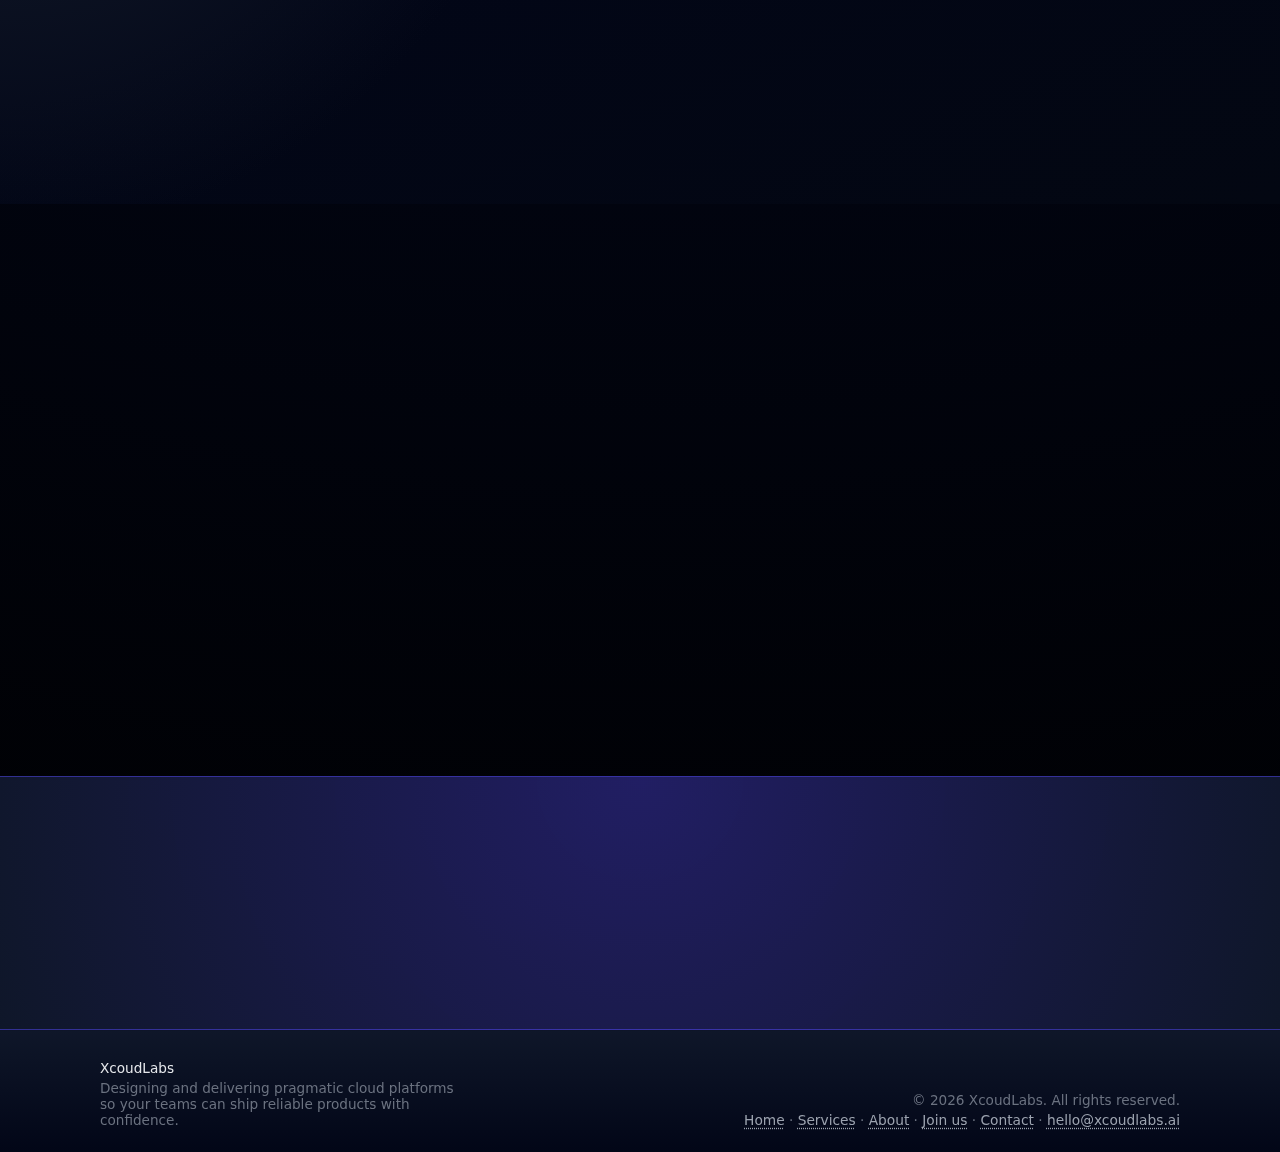
<file: pages/services.html>
<!DOCTYPE html>
<html lang="en">
<head>
  <meta charset="UTF-8">
  <meta name="viewport" content="width=device-width, initial-scale=1.0">
  <title>Platform services – XcoudLabs</title>
  <meta name="description" content="XcoudLabs designs and builds turnkey cloud platforms: architecture, Kubernetes, CI/CD, databases and observability so your product teams can ship safely and fast.">
  <link rel="stylesheet" href="../styles.css">
</head>
<body data-page="services">
  <header class="site-header">
    <div class="container header-inner">
      <a href="../index.html" class="brand">
        <span class="brand-mark">XL</span>
        <span class="brand-text">
          <span class="brand-name">XcoudLabs</span>
          <span class="brand-tagline">Digital product studio</span>
        </span>
      </a>

      <button class="nav-toggle" aria-label="Toggle navigation" aria-expanded="false">
        <span class="nav-toggle-bar"></span>
        <span class="nav-toggle-bar"></span>
      </button>

      <nav class="nav" aria-label="Main navigation">
        <ul class="nav-list">
          <li><a href="services.html" class="nav-link" data-page="services">Services</a></li>
          <li><a href="about.html" class="nav-link" data-page="about">Why us</a></li>
          <li><a href="about.html#technologies" class="nav-link" data-page="about">Technologies</a></li>
          <li><a href="contact.html" class="nav-link" data-page="contact">Contact</a></li>
          <li><a href="join.html" class="nav-link" data-page="join">Join us</a></li>
          <li><a href="contact.html" class="nav-cta">Book a discovery call</a></li>
        </ul>
      </nav>
    </div>
  </header>

  <main>
    <section class="section page-hero" aria-labelledby="services-title">
      <div class="container">
        <p class="eyebrow reveal">Platform services</p>
        <h1 id="services-title" class="page-title reveal">Turnkey cloud platforms for product teams</h1>
        <p class="page-intro reveal">
          We design and implement the platform layer — from architecture and infrastructure to CI/CD and observability —
          so your engineers can focus on building product.
        </p>
      </div>
    </section>

    <section class="section" aria-label="Service offerings">
      <div class="container">
        <div class="grid grid-3 cards">
          <article class="card reveal">
            <h2>Platform architecture & system design</h2>
            <p>
              Architecture and system design for the platform your digital products will run on.
              We make sure services, data and infrastructure fit together cleanly.
            </p>
            <ul class="card-list">
              <li>Current‑state review and requirements</li>
              <li>Reference architectures and decision records</li>
              <li>Roadmaps aligned with your product and hiring plans</li>
            </ul>
          </article>

          <article class="card reveal">
            <h2>Cloud infrastructure as code</h2>
            <p>
              Cloud infrastructure across AWS, GCP, Azure or Hetzner, defined as code and wired for
              multiple environments.
            </p>
            <ul class="card-list">
              <li>VPCs, networking, load balancing and storage</li>
              <li>Terraform (or similar) modules and environments</li>
              <li>Guardrails for cost and security from day one</li>
            </ul>
          </article>

          <article class="card reveal">
            <h2>Kubernetes & container platforms</h2>
            <p>
              Practical Kubernetes platforms, not science projects — on EKS, GKE, AKS or on‑prem.
            </p>
            <ul class="card-list">
              <li>Cluster design, namespaces and multi‑env strategy</li>
              <li>Ingress, certificates and workload configuration</li>
              <li>Operational runbooks and basic SRE practices</li>
            </ul>
          </article>
        </div>
      </div>
    </section>

    <section class="section" aria-label="Additional services">
      <div class="container">
        <div class="grid grid-3 cards">
          <article class="card reveal">
            <h2>CI/CD & release engineering</h2>
            <p>
              Delivery pipelines that make deployments boring, repeatable and observable.
            </p>
            <ul class="card-list">
              <li>Build and test pipelines for services and frontends</li>
              <li>Environment promotion, approvals and rollback paths</li>
              <li>Release workflows your engineers actually use</li>
            </ul>
          </article>

          <article class="card reveal">
            <h2>Databases & data infrastructure</h2>
            <p>
              Patterns for reliable data stores and data flows, without over‑engineering.
            </p>
            <ul class="card-list">
              <li>Relational and NoSQL database design</li>
              <li>High‑availability, backups and migrations</li>
              <li>Queues, streams and integration points</li>
            </ul>
          </article>

          <article class="card reveal">
            <h2>Observability & incident readiness</h2>
            <p>
              Monitoring, logging and alerting that support realistic SLOs and on‑call.
            </p>
            <ul class="card-list">
              <li>Metrics, logs and traces wired into key services</li>
              <li>Dashboards for product and platform health</li>
              <li>Incident runbooks and basic response practices</li>
            </ul>
          </article>
        </div>
      </div>
    </section>

    <section class="section section-alt" aria-label="How engagements work">
      <div class="container">
        <header class="section-header reveal">
          <p class="eyebrow">Engagement model</p>
          <h2>End‑to‑end delivery with clear ownership</h2>
          <p class="section-subtitle">
            We can own the full platform build, co‑design with your team, or advise and review —
            depending on your capacity and stage.
          </p>
        </header>

        <div class="grid grid-3 cards">
          <article class="card reveal">
            <h3>Turnkey platform projects</h3>
            <p>We take responsibility for designing and delivering a production‑ready platform.</p>
            <ul class="card-list">
              <li>Defined scope, architecture and milestones</li>
              <li>Weekly technical check‑ins</li>
              <li>Handover and documentation included</li>
            </ul>
          </article>

          <article class="card reveal">
            <h3>Co‑delivery with your team</h3>
            <p>We pair with your engineers to build the platform together.</p>
            <ul class="card-list">
              <li>Architecture and design leadership</li>
              <li>Hands‑on implementation support</li>
              <li>Knowledge transfer as we go</li>
            </ul>
          </article>

          <article class="card reveal">
            <h3>Reviews & advisory</h3>
            <p>External perspective on an existing or planned platform.</p>
            <ul class="card-list">
              <li>Architecture and reliability reviews</li>
              <li>Threat‑model and basic security posture checks</li>
              <li>Prioritised, realistic recommendations</li>
            </ul>
          </article>
        </div>
      </div>
    </section>

    <!-- FULL FAQ -->
    <section id="faq-full" class="section" aria-labelledby="faq-full-title">
      <div class="container">
        <header class="section-header reveal">
          <p class="eyebrow">FAQ</p>
          <h2 id="faq-full-title">Questions about platforms and scope</h2>
          <p class="section-subtitle">
            Some of the common questions we hear from CTOs and engineering leads.
          </p>
        </header>

        <div class="faq-list" role="list">
          <article class="faq-item reveal">
            <h3>
              <button type="button"
                      class="faq-trigger"
                      aria-expanded="false"
                      aria-controls="faq-a1">
                Which clouds and tools do you support?
                <span class="faq-icon" aria-hidden="true"></span>
              </button>
            </h3>
            <div id="faq-a1" class="faq-panel" role="region" aria-hidden="true">
              <p>
                We typically work with AWS, GCP, Azure and Hetzner. On top of that we are comfortable with
                common tools in the Kubernetes, CI/CD and observability ecosystem. If you have strong preferences,
                we’ll factor those in.
              </p>
            </div>
          </article>

          <article class="faq-item reveal">
            <h3>
              <button type="button"
                      class="faq-trigger"
                      aria-expanded="false"
                      aria-controls="faq-a2">
                Do you work with existing infrastructure or only greenfield?
                <span class="faq-icon" aria-hidden="true"></span>
              </button>
            </h3>
            <div id="faq-a2" class="faq-panel" role="region" aria-hidden="true">
              <p>
                Both. Many engagements start with an existing stack that has grown organically.
                We’ll map what you have, decide what to keep, and design a path to a safer, more
                automated platform without unnecessary rewrites.
              </p>
            </div>
          </article>

          <article class="faq-item reveal">
            <h3>
              <button type="button"
                      class="faq-trigger"
                      aria-expanded="false"
                      aria-controls="faq-a3">
                How do you handle security and access?
                <span class="faq-icon" aria-hidden="true"></span>
              </button>
            </h3>
            <div id="faq-a3" class="faq-panel" role="region" aria-hidden="true">
              <p>
                We focus on the basics done well: network boundaries, identity and access management,
                secrets management and least‑privilege defaults in infrastructure and CI/CD.
                For deeper security work we’re happy to collaborate with your security team or specialists.
              </p>
            </div>
          </article>

          <article class="faq-item reveal">
            <h3>
              <button type="button"
                      class="faq-trigger"
                      aria-expanded="false"
                      aria-controls="faq-a4">
                Do you provide ongoing support after launch?
                <span class="faq-icon" aria-hidden="true"></span>
              </button>
            </h3>
            <div id="faq-a4" class="faq-panel" role="region" aria-hidden="true">
              <p>
                Yes. After the initial build we can stay on to help with incidents, improvements and
                mentoring your team on the new platform. We usually structure this as a lightweight
                retainer with a clear monthly capacity.
              </p>
            </div>
          </article>

          <article class="faq-item reveal">
            <h3>
              <button type="button"
                      class="faq-trigger"
                      aria-expanded="false"
                      aria-controls="faq-a5">
                What does a typical timeline look like?
                <span class="faq-icon" aria-hidden="true"></span>
              </button>
            </h3>
            <div id="faq-a5" class="faq-panel" role="region" aria-hidden="true">
              <p>
                Smaller, well‑scoped platform foundations can be delivered in a few weeks. Larger
                migrations or multi‑product setups naturally take longer. After an initial conversation
                we’ll outline realistic phases and timelines.
              </p>
            </div>
          </article>
        </div>
      </div>
    </section>

    <!-- CTA -->
    <section class="section cta" aria-labelledby="cta-services">
      <div class="container cta-layout reveal">
        <div>
          <h2 id="cta-services">Planning or rebuilding your platform?</h2>
          <p>
            Share where you are today, what needs to run on the platform and any constraints you see.
            We’ll respond with options, timelines and a draft scope.
          </p>
        </div>
        <div class="cta-actions">
          <a href="contact.html" class="btn btn-primary">
            Book a discovery call
            <span class="btn-glow"></span>
          </a>
          <a href="../index.html" class="btn btn-ghost">Back to homepage</a>
        </div>
      </div>
    </section>
  </main>

  <footer class="site-footer">
    <div class="container footer-inner">
      <div class="footer-main">
        <p class="footer-brand">XcoudLabs</p>
        <p class="footer-text">
          Designing and delivering pragmatic cloud platforms so your teams can ship reliable products with confidence.
        </p>
      </div>
      <div class="footer-meta">
        <p>&copy; <span id="year"></span> XcoudLabs. All rights reserved.</p>
        <p class="footer-links">
          <a href="../index.html">Home</a> ·
          <a href="services.html">Services</a> ·
          <a href="about.html">About</a> ·
          <a href="join.html">Join us</a> ·
          <a href="contact.html">Contact</a> ·
          <a href="mailto:hello@xcoudlabs.ai">hello@xcoudlabs.ai</a>
        </p>
      </div>
    </div>
  </footer>

  <script src="../script.js"></script>
</body>
</html>
</file>
<file: styles.css>
/* 
  XcoudLabs – main styles
  -----------------------
  - Modern dark theme with subtle gradients
  - Responsive, mobile‑first layout
  - Reusable utilities for spacing, grids and buttons
  - Smooth transitions and scroll‑based reveal animations
*/

/* ========== DESIGN TOKENS ========== */

:root {
  --color-bg: #030712;
  --color-bg-alt: #050816;
  --color-surface: #070b1b;
  --color-surface-alt: #0b1024;
  --color-border-subtle: rgba(148, 163, 184, 0.22);
  --color-border-strong: rgba(148, 163, 184, 0.45);
  --color-text: #e5e7eb;
  --color-text-soft: #9ca3af;
  --color-muted: #6b7280;

  --color-primary: #4f46e5;
  --color-primary-soft: rgba(79, 70, 229, 0.2);
  --color-primary-strong: #818cf8;
  --color-accent: #22c55e;
  --color-danger: #f97373;

  --radius-xs: 0.4rem;
  --radius-sm: 0.6rem;
  --radius-md: 0.9rem;
  --radius-lg: 1.4rem;
  --radius-pill: 999px;

  --shadow-soft: 0 18px 45px rgba(15, 23, 42, 0.75);
  --shadow-glow: 0 0 60px rgba(79, 70, 229, 0.35);

  --font-sans: system-ui, -apple-system, BlinkMacSystemFont, "SF Pro Text",
    "Inter", "Segoe UI", sans-serif;

  --max-width: 1120px;

  --space-xs: 0.5rem;
  --space-sm: 0.75rem;
  --space-md: 1.25rem;
  --space-lg: 1.75rem;
  --space-xl: 2.5rem;
  --space-2xl: 4rem;

  --transition-fast: 160ms ease-out;
  --transition-med: 220ms ease;
  --transition-slow: 380ms cubic-bezier(0.22, 0.61, 0.36, 1);

  --nav-height: 64px;
}

@media (min-width: 768px) {
  :root {
    --nav-height: 72px;
  }
}

/* ========== GLOBAL RESET ========== */

*,
*::before,
*::after {
  box-sizing: border-box;
}

html {
  scroll-behavior: smooth;
}

body {
  margin: 0;
  min-height: 100vh;
  font-family: var(--font-sans);
  color: var(--color-text);
  background: radial-gradient(circle at top, #111827 0, #020617 45%, #000 100%);
  -webkit-font-smoothing: antialiased;
  text-rendering: optimizeLegibility;
  position: relative;
}

body::before,
body::after {
  content: "";
  position: fixed;
  inset: -40%;
  pointer-events: none;
  z-index: -1;
  background:
    radial-gradient(circle at 10% -10%, rgba(56, 189, 248, 0.18), transparent 55%),
    radial-gradient(circle at 100% 0, rgba(79, 70, 229, 0.25), transparent 50%),
    radial-gradient(circle at 0 80%, rgba(34, 197, 94, 0.16), transparent 55%);
  opacity: 0.5;
}

body::after {
  filter: blur(60px);
  opacity: 0.4;
}

img {
  max-width: 100%;
  display: block;
}

button,
input,
textarea {
  font-family: inherit;
}

a {
  color: inherit;
  text-decoration: none;
}

/* ========== LAYOUT HELPERS ========== */

.container {
  width: 100%;
  max-width: var(--max-width);
  margin-inline: auto;
  padding-inline: 1.25rem;
}

.section {
  padding-block: var(--space-2xl);
}

@media (min-width: 960px) {
  .section {
    padding-block: 4.75rem;
  }
}

.section-alt {
  background: radial-gradient(circle at top left, rgba(31, 41, 55, 0.7), transparent 40%),
    linear-gradient(to bottom right, #020617, #020617 40%, #030712 100%);
}

.grid {
  display: grid;
  gap: 1.5rem;
}

.grid-3 {
  grid-template-columns: minmax(0, 1fr);
}

.grid-4 {
  grid-template-columns: minmax(0, 1fr);
}

@media (min-width: 768px) {
  .grid-3 {
    grid-template-columns: repeat(3, minmax(0, 1fr));
  }
  .grid-4 {
    grid-template-columns: repeat(2, minmax(0, 1fr));
  }
}

@media (min-width: 1040px) {
  .grid-4 {
    grid-template-columns: repeat(4, minmax(0, 1fr));
  }
}

.section-header {
  max-width: 640px;
  margin-inline: auto;
  text-align: center;
  margin-bottom: 2rem;
}

.section-subtitle {
  margin-top: 0.75rem;
  color: var(--color-text-soft);
  font-size: 0.96rem;
}

.eyebrow {
  display: inline-flex;
  align-items: center;
  gap: 0.5rem;
  padding: 0.15rem 0.7rem;
  border-radius: var(--radius-pill);
  border: 1px solid rgba(148, 163, 184, 0.22);
  background: linear-gradient(
    90deg,
    rgba(15, 23, 42, 0.95),
    rgba(15, 23, 42, 0.7),
    rgba(30, 64, 175, 0.7)
  );
  color: var(--color-muted);
  font-size: 0.7rem;
  letter-spacing: 0.16em;
  text-transform: uppercase;
}

.eyebrow::before {
  content: "";
  width: 6px;
  height: 6px;
  border-radius: 999px;
  background: radial-gradient(circle, var(--color-accent), transparent 60%);
}

h1,
h2,
h3 {
  margin: 0;
  font-weight: 600;
  letter-spacing: -0.03em;
}

h2 {
  font-size: clamp(1.6rem, 2.3vw, 2.1rem);
}

h3 {
  font-size: 1.1rem;
}

p {
  margin: 0;
}

/* ========== HEADER & NAV ========== */

.site-header {
  position: sticky;
  top: 0;
  z-index: 20;
  backdrop-filter: blur(18px);
  background: linear-gradient(to bottom, rgba(3, 7, 18, 0.96), rgba(3, 7, 18, 0.8));
  border-bottom: 1px solid rgba(15, 23, 42, 0.85);
}

.header-inner {
  display: flex;
  align-items: center;
  justify-content: space-between;
  gap: 1rem;
  height: var(--nav-height);
}

.brand {
  display: inline-flex;
  align-items: center;
  gap: 0.7rem;
  color: var(--color-text);
}

.brand-mark {
  display: inline-flex;
  align-items: center;
  justify-content: center;
  width: 32px;
  height: 32px;
  border-radius: 999px;
  background: radial-gradient(circle at 20% 0%, rgba(59, 130, 246, 0.55), rgba(15, 23, 42, 1));
  border: 1px solid rgba(129, 140, 248, 0.6);
  font-size: 0.75rem;
  font-weight: 600;
  letter-spacing: 0.2em;
  text-transform: uppercase;
}

.brand-text {
  display: flex;
  flex-direction: column;
}

.brand-name {
  font-size: 1rem;
  font-weight: 600;
}

.brand-tagline {
  font-size: 0.75rem;
  color: var(--color-muted);
}

.nav {
  display: none;
}

.nav-list {
  display: flex;
  align-items: center;
  gap: 0.75rem;
  list-style: none;
  padding: 0;
  margin: 0;
  font-size: 0.84rem;
}

.nav-list a {
  padding: 0.45rem 0.7rem;
  border-radius: var(--radius-pill);
  color: var(--color-muted);
  transition: color var(--transition-fast), background-color var(--transition-fast),
    transform var(--transition-fast);
}

.nav-list a:hover,
.nav-list a:focus-visible {
  color: var(--color-text);
  background: rgba(15, 23, 42, 0.9);
  transform: translateY(-1px);
}

.nav-cta {
  color: var(--color-text);
  border-radius: var(--radius-pill);
  border: 1px solid rgba(79, 70, 229, 0.8);
  background: radial-gradient(circle at top left, rgba(79, 70, 229, 0.7), rgba(15, 23, 42, 1));
}

.nav-cta:hover {
  background: radial-gradient(circle at top left, rgba(79, 70, 229, 0.9), rgba(15, 23, 42, 1));
}

.nav-toggle {
  border: none;
  background: transparent;
  padding: 0.35rem;
  border-radius: 999px;
  display: inline-flex;
  flex-direction: column;
  gap: 0.25rem;
  cursor: pointer;
  color: var(--color-text);
}

.nav-toggle-bar {
  width: 20px;
  height: 2px;
  border-radius: 999px;
  background: var(--color-text);
  transition: transform var(--transition-med), opacity var(--transition-med),
    translate var(--transition-med);
}

@media (min-width: 768px) {
  .nav-toggle {
    display: none;
  }
  .nav {
    display: block;
  }
}

/* Mobile nav open state */
.nav.is-open {
  display: block;
  position: absolute;
  inset-inline: 0;
  top: var(--nav-height);
  background: rgba(3, 7, 18, 0.98);
  border-bottom: 1px solid rgba(15, 23, 42, 0.9);
}

.nav.is-open .nav-list {
  flex-direction: column;
  align-items: flex-start;
  padding: 0.75rem 1.25rem 1rem;
}

.nav.is-open .nav-list a {
  width: 100%;
}

.nav-toggle[aria-expanded="true"] .nav-toggle-bar:nth-child(1) {
  transform: rotate(42deg) translateY(5px);
}

.nav-toggle[aria-expanded="true"] .nav-toggle-bar:nth-child(2) {
  transform: rotate(-42deg) translateY(-5px);
}

/* ========== HERO ========== */

.hero {
  padding-top: calc(var(--space-2xl) + 1.25rem);
}

.hero-layout {
  display: grid;
  gap: 2.25rem;
}

@media (min-width: 960px) {
  .hero-layout {
    grid-template-columns: minmax(0, 1.25fr) minmax(0, 1fr);
    align-items: center;
  }
}

.hero-title {
  font-size: clamp(2.2rem, 4vw, 3.1rem);
  line-height: 1.05;
  margin-top: 0.8rem;
}

.accent-gradient {
  background: linear-gradient(120deg, #4f46e5, #22c55e, #38bdf8);
  -webkit-background-clip: text;
  background-clip: text;
  color: transparent;
}

.hero-subtitle {
  margin-top: 1.1rem;
  color: var(--color-text-soft);
  font-size: 0.98rem;
  max-width: 32rem;
}

.hero-actions {
  display: flex;
  flex-wrap: wrap;
  gap: 0.75rem;
  margin-top: 1.6rem;
}

.hero-meta {
  display: flex;
  flex-wrap: wrap;
  gap: 0.5rem;
  margin-top: 1.5rem;
}

.pill {
  padding: 0.35rem 0.8rem;
  border-radius: var(--radius-pill);
  border: 1px solid rgba(148, 163, 184, 0.25);
  background: rgba(15, 23, 42, 0.9);
  font-size: 0.75rem;
  color: var(--color-muted);
}

.hero-panel {
  position: relative;
}

.hero-card {
  position: relative;
  padding: 1.6rem 1.5rem;
  border-radius: var(--radius-lg);
  background: radial-gradient(circle at top left, rgba(129, 140, 248, 0.18), transparent 60%),
    linear-gradient(145deg, var(--color-surface), #020617);
  border: 1px solid rgba(148, 163, 184, 0.42);
  box-shadow: var(--shadow-soft);
}

.hero-card::before {
  content: "";
  position: absolute;
  inset: -1px;
  border-radius: inherit;
  background: conic-gradient(
    from 180deg at 50% 0,
    rgba(79, 70, 229, 0.6),
    rgba(59, 130, 246, 0.6),
    rgba(34, 197, 94, 0.6),
    transparent
  );
  opacity: 0.18;
  filter: blur(18px);
  z-index: -1;
}

.hero-card h2 {
  font-size: 1.1rem;
  margin-bottom: 0.4rem;
}

.hero-card p {
  color: var(--color-text-soft);
  font-size: 0.9rem;
}

.hero-list {
  margin: 1rem 0 0;
  padding-left: 0;
  list-style: none;
  display: grid;
  gap: 0.4rem;
  font-size: 0.9rem;
}

.hero-list li::before {
  content: "•";
  color: var(--color-primary-strong);
  margin-right: 0.4rem;
}

/* ========== CARDS ========== */

.cards {
  margin-top: 1.5rem;
}

.card {
  padding: 1.4rem 1.3rem;
  border-radius: var(--radius-md);
  border: 1px solid var(--color-border-subtle);
  background: radial-gradient(circle at top, rgba(51, 65, 85, 0.4), transparent 45%),
    linear-gradient(145deg, rgba(15, 23, 42, 0.98), rgba(15, 23, 42, 1));
  box-shadow: 0 18px 45px rgba(15, 23, 42, 0.8);
  position: relative;
  overflow: hidden;
  transform: translateY(0) translateZ(0);
  transition: transform var(--transition-slow), box-shadow var(--transition-slow),
    border-color var(--transition-fast), background var(--transition-slow);
}

.card::after {
  content: "";
  position: absolute;
  inset: -40%;
  background: radial-gradient(circle at 10% 0, rgba(79, 70, 229, 0.24), transparent 55%);
  opacity: 0;
  transform: translateY(15%);
  transition: opacity var(--transition-slow), transform var(--transition-slow);
}

.card h3 {
  margin-bottom: 0.4rem;
}

.card p {
  font-size: 0.9rem;
  color: var(--color-text-soft);
}

.card-list {
  margin-top: 0.9rem;
  padding-left: 1rem;
  color: var(--color-muted);
  font-size: 0.9rem;
}

.card:hover {
  transform: translateY(-6px);
  border-color: var(--color-border-strong);
  background: radial-gradient(circle at top, rgba(79, 70, 229, 0.32), transparent 60%),
    linear-gradient(145deg, rgba(15, 23, 42, 0.98), rgba(15, 23, 42, 1));
  box-shadow: var(--shadow-soft), 0 0 40px rgba(79, 70, 229, 0.3);
}

.card:hover::after {
  opacity: 1;
  transform: translateY(0);
}

/* ========== TECHNOLOGIES ========== */

.tech-grid {
  display: grid;
  gap: 1rem;
  margin-top: 1.75rem;
}

@media (min-width: 640px) {
  .tech-grid {
    grid-template-columns: repeat(2, minmax(0, 1fr));
  }
}

@media (min-width: 960px) {
  .tech-grid {
    grid-template-columns: repeat(3, minmax(0, 1fr));
  }
}

.tech-item {
  display: flex;
  gap: 0.9rem;
  align-items: flex-start;
  padding: 1rem 1rem;
  border-radius: var(--radius-md);
  border: 1px solid var(--color-border-subtle);
  background: linear-gradient(145deg, rgba(15, 23, 42, 1), rgba(15, 23, 42, 0.96));
  box-shadow: 0 14px 32px rgba(15, 23, 42, 0.72);
  transition: transform var(--transition-slow), border-color var(--transition-med),
    box-shadow var(--transition-med);
}

.tech-item:hover {
  transform: translateY(-4px);
  border-color: rgba(79, 70, 229, 0.9);
  box-shadow: 0 18px 40px rgba(15, 23, 42, 0.85), var(--shadow-glow);
}

.tech-icon {
  display: inline-flex;
  align-items: center;
  justify-content: center;
  width: 40px;
  height: 40px;
  border-radius: var(--radius-md);
  background: radial-gradient(circle at 20% 0, rgba(79, 70, 229, 0.8), rgba(15, 23, 42, 1));
  border: 1px solid rgba(129, 140, 248, 0.8);
  font-size: 0.95rem;
}

.tech-item h3 {
  font-size: 0.98rem;
}

.tech-item p {
  margin-top: 0.25rem;
  color: var(--color-text-soft);
  font-size: 0.88rem;
}

/* ========== STATS ========== */

.stats {
  border-block: 1px solid rgba(15, 23, 42, 0.9);
  background: radial-gradient(circle at top, rgba(15, 23, 42, 0.8), rgba(2, 6, 23, 0.98));
}

.stats-layout {
  display: grid;
  gap: 1.75rem;
}

@media (min-width: 900px) {
  .stats-layout {
    grid-template-columns: 1.3fr 1.4fr;
    align-items: center;
  }
}

.stats-intro p {
  margin-top: 0.75rem;
  color: var(--color-text-soft);
  font-size: 0.92rem;
}

.stats-grid {
  display: grid;
  grid-template-columns: repeat(2, minmax(0, 1fr));
  gap: 1.25rem;
  margin: 0;
}

.stat dt {
  font-size: 1.3rem;
  font-weight: 600;
}

.stat dd {
  margin: 0.1rem 0 0;
  font-size: 0.86rem;
  color: var(--color-muted);
}

/* ========== FAQ ========== */

.faq-list {
  max-width: 720px;
  margin-inline: auto;
  margin-top: 1.75rem;
}

.faq-item + .faq-item {
  margin-top: 0.75rem;
}

.faq-trigger {
  width: 100%;
  padding: 0.9rem 0.9rem;
  border-radius: var(--radius-md);
  border: 1px solid var(--color-border-subtle);
  background: linear-gradient(145deg, rgba(15, 23, 42, 0.98), rgba(15, 23, 42, 0.96));
  color: var(--color-text);
  font-size: 0.96rem;
  text-align: left;
  display: inline-flex;
  align-items: center;
  justify-content: space-between;
  gap: 0.75rem;
  cursor: pointer;
  transition: border-color var(--transition-fast), background var(--transition-fast),
    box-shadow var(--transition-fast), transform var(--transition-fast);
}

.faq-trigger:hover,
.faq-trigger:focus-visible {
  outline: none;
  border-color: var(--color-primary-strong);
  background: radial-gradient(circle at top, rgba(79, 70, 229, 0.3), rgba(15, 23, 42, 0.98));
  box-shadow: 0 16px 32px rgba(15, 23, 42, 0.8);
  transform: translateY(-1px);
}

.faq-icon {
  width: 20px;
  height: 20px;
  border-radius: 999px;
  border: 1px solid rgba(148, 163, 184, 0.65);
  position: relative;
}

.faq-icon::before,
.faq-icon::after {
  content: "";
  position: absolute;
  inset: 50%;
  width: 9px;
  height: 1.4px;
  border-radius: 999px;
  background: #e5e7eb;
  translate: -50% -50%;
  transition: transform var(--transition-med);
}

.faq-icon::after {
  transform: rotate(90deg);
}

.faq-trigger[aria-expanded="true"] .faq-icon::after {
  transform: rotate(0deg);
}

.faq-panel {
  max-height: 0;
  overflow: hidden;
  padding-inline: 0.9rem;
  color: var(--color-text-soft);
  font-size: 0.9rem;
  transition: max-height 220ms ease, opacity 180ms ease;
  opacity: 0;
}

.faq-panel p {
  padding-block: 0.75rem 1rem;
}

.faq-panel.is-open {
  max-height: 220px;
  opacity: 1;
}

/* ========== CTA ========== */

.cta {
  background: radial-gradient(circle at top, rgba(79, 70, 229, 0.42), rgba(15, 23, 42, 0.98));
  border-block: 1px solid rgba(79, 70, 229, 0.55);
}

.cta-layout {
  display: flex;
  flex-direction: column;
  gap: 1.25rem;
  align-items: flex-start;
}

@media (min-width: 768px) {
  .cta-layout {
    flex-direction: row;
    align-items: center;
    justify-content: space-between;
    gap: 2rem;
  }
}

.cta-layout p {
  margin-top: 0.6rem;
  color: var(--color-text-soft);
  max-width: 540px;
}

.cta-actions {
  display: flex;
  flex-wrap: wrap;
  gap: 0.75rem;
}

/* ========== CONTACT ========== */

.contact-layout {
  display: flex;
  flex-direction: column;
  gap: 2rem;
}

.contact-columns {
  display: grid;
  gap: 1.5rem;
}

@media (min-width: 900px) {
  .contact-columns {
    grid-template-columns: minmax(0, 1.3fr) minmax(0, 1fr);
    align-items: flex-start;
  }
}

.contact-form {
  padding: 1.5rem 1.4rem;
  border-radius: var(--radius-lg);
  background: linear-gradient(145deg, rgba(15, 23, 42, 0.98), rgba(15, 23, 42, 1));
  border: 1px solid rgba(148, 163, 184, 0.3);
  box-shadow: var(--shadow-soft);
}

.field {
  margin-bottom: 1rem;
}

.field-inline {
  margin-bottom: 1.2rem;
}

label {
  display: block;
  margin-bottom: 0.35rem;
  font-size: 0.85rem;
  color: var(--color-text-soft);
}

input,
textarea {
  width: 100%;
  padding: 0.6rem 0.7rem;
  border-radius: var(--radius-sm);
  border: 1px solid rgba(55, 65, 81, 0.9);
  background: rgba(15, 23, 42, 0.9);
  color: var(--color-text);
  font-size: 0.9rem;
  outline: none;
  transition: border-color var(--transition-fast), box-shadow var(--transition-fast),
    background-color var(--transition-fast), transform var(--transition-fast);
}

input:focus-visible,
textarea:focus-visible {
  border-color: rgba(129, 140, 248, 0.95);
  box-shadow: 0 0 0 1px rgba(129, 140, 248, 0.8), 0 0 0 6px rgba(55, 48, 163, 0.35);
  background-color: rgba(15, 23, 42, 1);
}

input::placeholder,
textarea::placeholder {
  color: rgba(148, 163, 184, 0.6);
}

.checkbox {
  display: inline-flex;
  align-items: center;
  gap: 0.5rem;
  font-size: 0.82rem;
  color: var(--color-muted);
  cursor: pointer;
}

.checkbox input {
  width: 16px;
  height: 16px;
}

.field-error {
  margin-top: 0.25rem;
  font-size: 0.8rem;
  color: var(--color-danger);
  min-height: 0.95em;
}

.field--error input,
.field--error textarea {
  border-color: var(--color-danger);
}

.field--error input:focus-visible,
.field--error textarea:focus-visible {
  box-shadow: 0 0 0 1px rgba(248, 113, 113, 0.8), 0 0 0 6px rgba(248, 113, 113, 0.35);
}

.form-status {
  margin-top: 0.75rem;
  font-size: 0.82rem;
  color: var(--color-text-soft);
}

.form-status--success {
  color: var(--color-accent);
}

.form-status--error {
  color: var(--color-danger);
}

.contact-aside {
  max-width: 360px;
}

.contact-card {
  padding: 1.4rem 1.3rem;
  border-radius: var(--radius-md);
  border: 1px dashed rgba(148, 163, 184, 0.6);
  background: radial-gradient(circle at top left, rgba(79, 70, 229, 0.28), transparent 65%),
    linear-gradient(145deg, rgba(15, 23, 42, 0.98), rgba(15, 23, 42, 1));
}

.contact-card p {
  margin-top: 0.5rem;
  color: var(--color-text-soft);
  font-size: 0.9rem;
}

.contact-card a {
  color: var(--color-primary-strong);
}

.contact-note {
  margin-top: 0.9rem;
}

.contact-list {
  margin: 1rem 0 0;
  padding-left: 1.1rem;
  font-size: 0.86rem;
  color: var(--color-muted);
}

/* ========== BUTTONS ========== */

.btn {
  position: relative;
  display: inline-flex;
  align-items: center;
  justify-content: center;
  gap: 0.45rem;
  padding: 0.6rem 1.2rem;
  border-radius: var(--radius-pill);
  font-size: 0.9rem;
  font-weight: 500;
  border: 1px solid transparent;
  cursor: pointer;
  transition:
    transform var(--transition-med),
    box-shadow var(--transition-med),
    background var(--transition-med),
    border-color var(--transition-med),
    color var(--transition-med);
  white-space: nowrap;
}

.btn-primary {
  color: #f9fafb;
  background: radial-gradient(circle at top left, rgba(129, 140, 248, 0.9), rgba(79, 70, 229, 1));
  border-color: rgba(191, 219, 254, 0.2);
  box-shadow: 0 18px 40px rgba(15, 23, 42, 0.95), var(--shadow-glow);
  overflow: hidden;
}

.btn-primary .btn-glow {
  content: "";
  position: absolute;
  inset: -60%;
  border-radius: inherit;
  background: conic-gradient(
    from 180deg at 50% 0,
    rgba(191, 219, 254, 0.6),
    rgba(129, 140, 248, 0.8),
    rgba(56, 189, 248, 0.8),
    rgba(74, 222, 128, 0.6),
    transparent 70%
  );
  opacity: 0;
  filter: blur(16px);
  pointer-events: none;
  transition: opacity var(--transition-slow), transform var(--transition-slow);
}

.btn-primary:hover,
.btn-primary:focus-visible {
  outline: none;
  transform: translateY(-1px) translateZ(0);
  box-shadow: 0 22px 55px rgba(15, 23, 42, 0.98), var(--shadow-glow);
}

.btn-primary:hover .btn-glow,
.btn-primary:focus-visible .btn-glow {
  opacity: 0.9;
  transform: translateY(-4%);
}

.btn-ghost {
  background: rgba(15, 23, 42, 0.7);
  border-color: rgba(148, 163, 184, 0.4);
  color: var(--color-text-soft);
}

.btn-ghost:hover,
.btn-ghost:focus-visible {
  outline: none;
  background: rgba(15, 23, 42, 0.95);
  border-color: rgba(148, 163, 184, 0.9);
  color: var(--color-text);
  box-shadow: 0 12px 30px rgba(15, 23, 42, 0.85);
  transform: translateY(-1px);
}

.btn:active {
  transform: translateY(0);
  box-shadow: 0 8px 20px rgba(15, 23, 42, 0.9);
}

.btn-full {
  width: 100%;
  justify-content: center;
}

/* ========== FOOTER ========== */

.site-footer {
  border-top: 1px solid rgba(15, 23, 42, 0.9);
  background: linear-gradient(to bottom, rgba(15, 23, 42, 0.98), #020617);
  padding-block: 1.8rem 1.5rem;
}

.footer-inner {
  display: flex;
  flex-direction: column;
  gap: 1.25rem;
  font-size: 0.85rem;
  color: var(--color-muted);
}

@media (min-width: 768px) {
  .footer-inner {
    flex-direction: row;
    justify-content: space-between;
    align-items: flex-end;
  }
}

.footer-brand {
  font-weight: 500;
  color: var(--color-text);
}

.footer-text {
  margin-top: 0.25rem;
  max-width: 360px;
}

.footer-meta {
  display: flex;
  flex-direction: column;
  gap: 0.25rem;
  align-items: flex-start;
}

@media (min-width: 768px) {
  .footer-meta {
    align-items: flex-end;
  }
}

.footer-links a {
  color: var(--color-text-soft);
  text-decoration: underline;
  text-decoration-style: dotted;
  text-underline-offset: 3px;
  font-size: 0.86rem;
}

.footer-links a:hover {
  color: var(--color-text);
}

/* ========== REVEAL ANIMATION ========== */

.reveal {
  opacity: 0;
  transform: translateY(14px);
  transition: opacity 240ms ease-out, transform 320ms ease-out;
}

.reveal.is-visible {
  opacity: 1;
  transform: translateY(0);
}

/* ========== RESPONSIVE ADJUSTMENTS ========== */

@media (max-width: 767px) {
  .hero {
    padding-top: var(--space-xl);
  }
}
</file>
